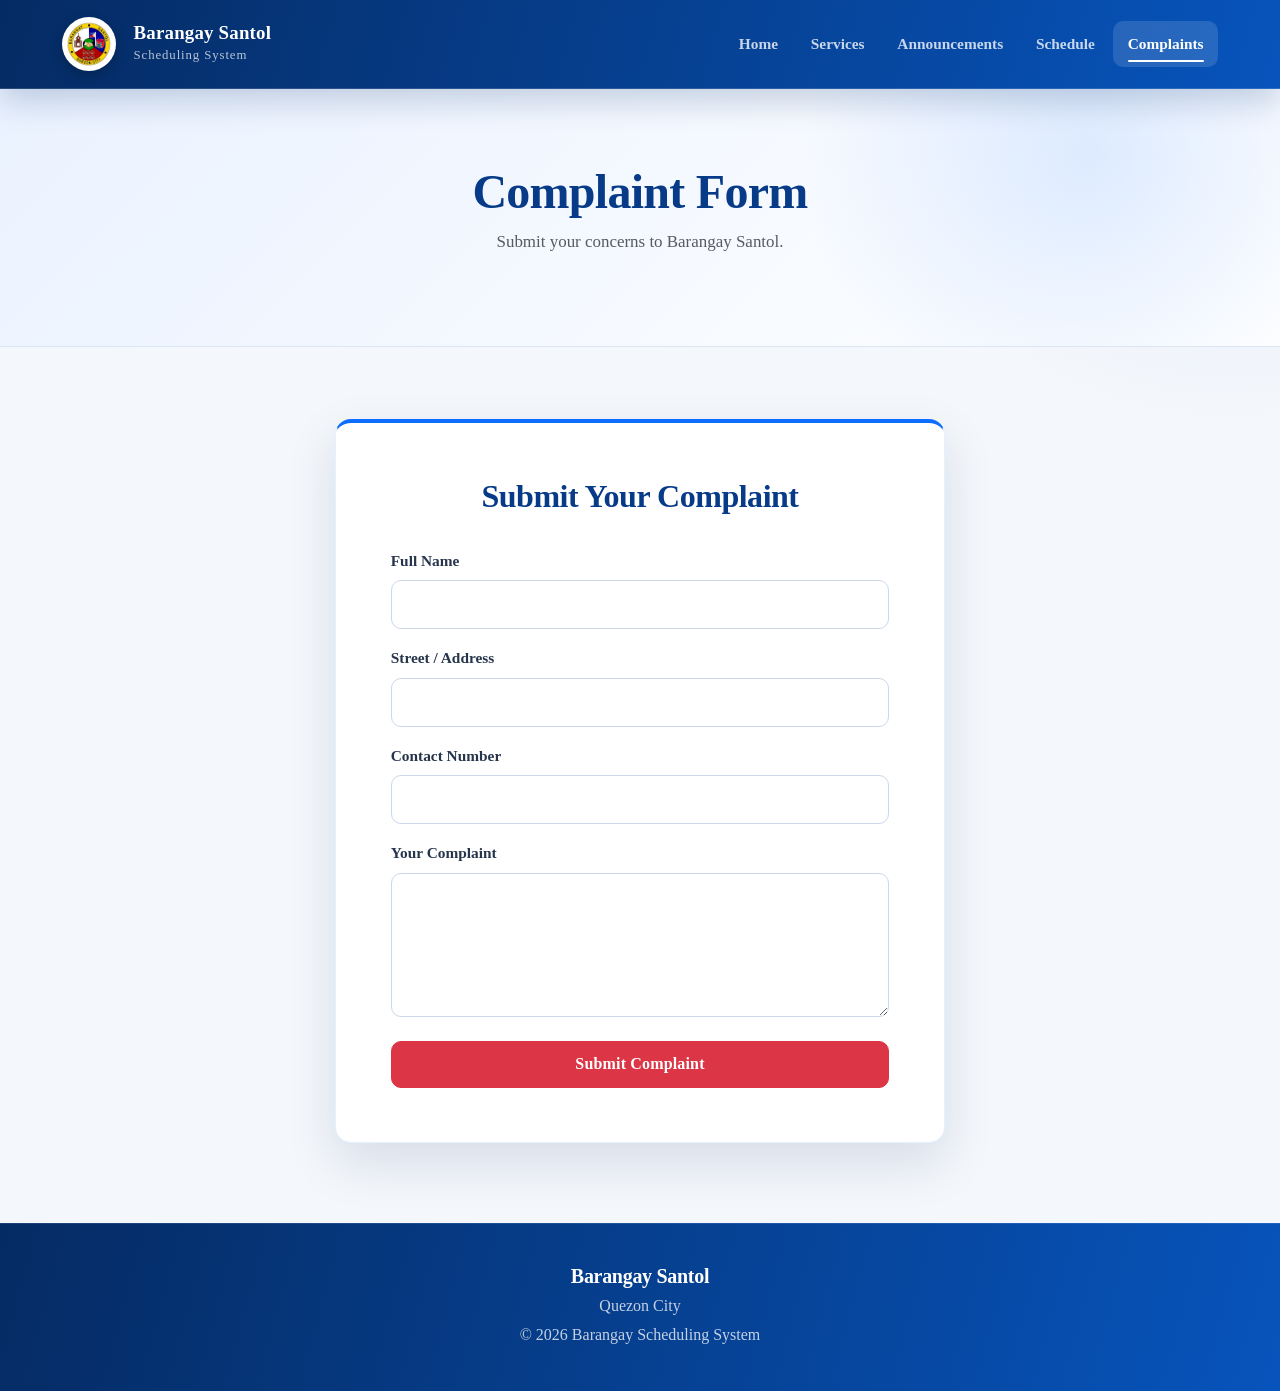
<file: BarangaySchedulingAPI/wwwroot/complaints.html>
<!DOCTYPE html>
<html lang="en">

<head>
    <meta charset="UTF-8">
    <meta name="viewport" content="width=device-width, initial-scale=1.0">
    <title>Barangay Santol - Complaints</title>

    <!-- Bootstrap -->
    <link href="https://cdn.jsdelivr.net/npm/bootstrap@5.3.3/dist/css/bootstrap.min.css" rel="stylesheet">

    <!-- Bootstrap Icons -->
    <link rel="stylesheet"
          href="https://cdn.jsdelivr.net/npm/bootstrap-icons@1.11.3/font/bootstrap-icons.min.css">

    <!-- Your CSS -->
    <link rel="stylesheet" href="css/style.css">
    <link rel="stylesheet" href="css/complaints.css">
    <link rel="stylesheet" href="css/theme.css">
</head>

<body class="public-page public-complaints">

<!-- NAVBAR -->

<nav class="navbar navbar-expand-lg navbar-dark bg-primary shadow">

<div class="container">

<a class="navbar-brand d-flex align-items-center" href="index.html">

<img src="images/logo.jpg"
width="55"
class="me-2 rounded-circle"
alt="Barangay Logo">

<div>
<h5 class="mb-0">Barangay Santol</h5>
<small>Scheduling System</small>
</div>

</a>

<button class="navbar-toggler"
type="button"
data-bs-toggle="collapse"
data-bs-target="#navbarNav">

<span class="navbar-toggler-icon"></span>

</button>

<div class="collapse navbar-collapse" id="navbarNav">

<ul class="navbar-nav ms-auto">

<li class="nav-item">
<a class="nav-link" href="index.html">Home</a>
</li>

<li class="nav-item">
<a class="nav-link" href="index.html#services">Services</a>
</li>

<li class="nav-item">
<a class="nav-link" href="announcements.html">Announcements</a>
</li>

<li class="nav-item">
<a class="nav-link" href="schedule.html">Schedule</a>
</li>

<li class="nav-item">
<a class="nav-link active" href="complaints.html">Complaints</a>
</li>

</ul>

</div>

</div>

</nav>
<section class="py-5 bg-light page-banner">

<div class="container text-center">

<h2 class="fw-bold">
Complaint Form
</h2>

<p class="text-muted">
Submit your concerns to Barangay Santol.
</p>

</div>

</section>
 <div class="container py-5">

    <div class="row justify-content-center">

        <div class="col-lg-8">

            <div class="card shadow border-0 rounded-4">

                <div class="card-body p-5">

                    <h3 class="text-center mb-4">
                        Submit Your Complaint
                    </h3>

                    <form id="complaintForm">

                        <label class="form-label">Full Name</label>
                        <input type="text" id="fullname" class="form-control mb-3" required>

                        <label class="form-label">Street / Address</label>
                        <input type="text" id="street" class="form-control mb-3" required>

                        <label class="form-label">Contact Number</label>
                        <input type="text" id="contact" class="form-control mb-3" required>

                        <label class="form-label">Your Complaint</label>
                        <textarea id="complaint" class="form-control mb-4" rows="5" required></textarea>

                        <button type="submit" class="btn btn-danger w-100">
                            Submit Complaint
                        </button>

                    </form>

                    <div id="successMessage" class="success-message mt-4">

                        <h3>
                            <i>✓</i> Complaint Sent Successfully!
                        </h3>

                        <p>
                            Thank you for submitting your complaint.
                            The Barangay office will review your concern.
                        </p>

                        <a href="index.html" class="btn btn-primary">
                            Back to Home
                        </a>

                    </div>

                </div>

            </div>

        </div>

    </div>

</div>

<footer>
    <div class="container text-center">
        <h5>Barangay Santol</h5>
        <p>Quezon City</p>
        <p>© 2026 Barangay Scheduling System</p>
    </div>
</footer>
<script src="https://cdn.jsdelivr.net/npm/bootstrap@5.3.3/dist/js/bootstrap.bundle.min.js"></script>
<script src="js/complaints.js"></script>

</body>
</html>
</file>
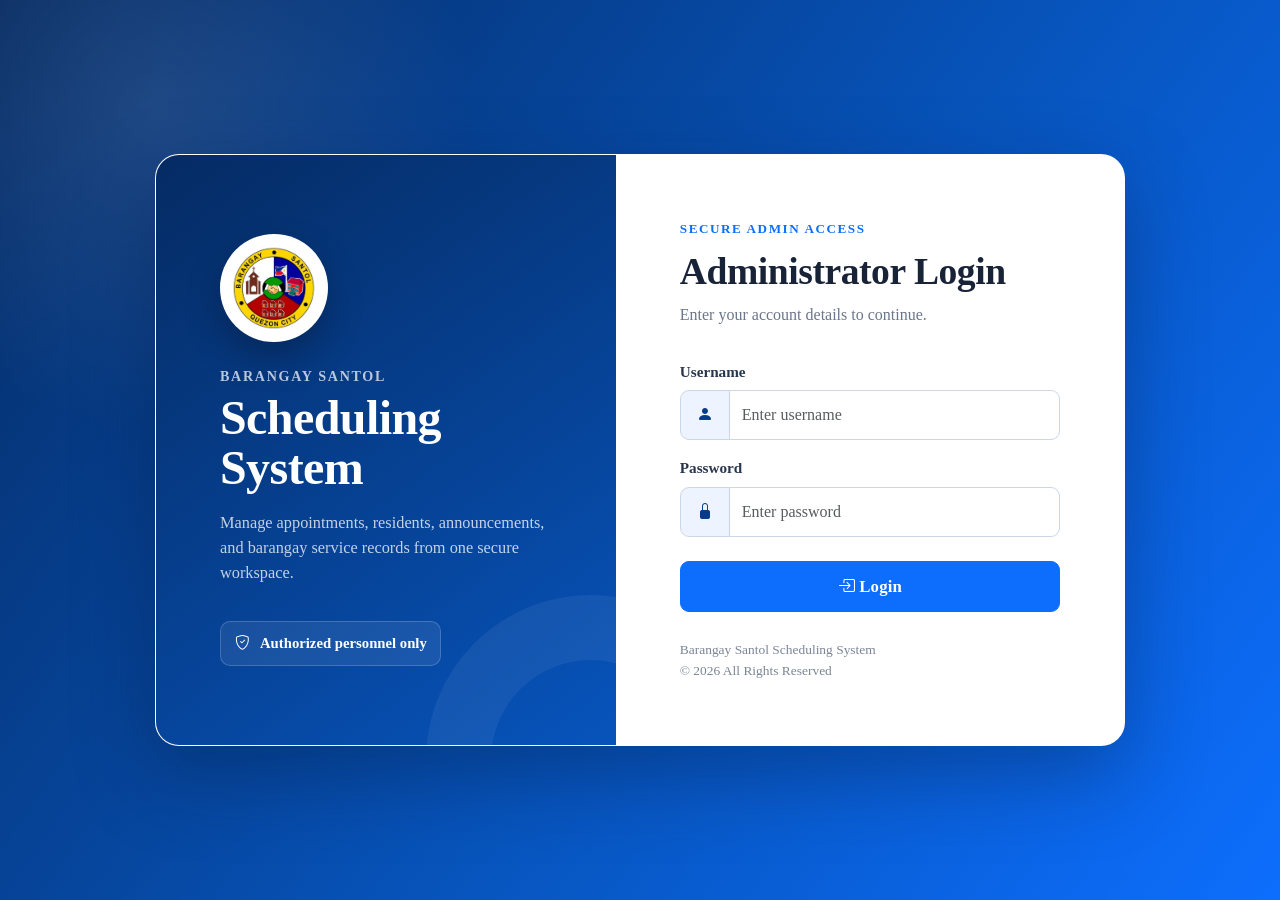
<file: BarangaySchedulingAPI/wwwroot/admin/calendar.html>
<!DOCTYPE html>
<html lang="en">

<head>
    <script src="js/auth.js"></script>
    <meta charset="UTF-8">
    <meta name="viewport" content="width=device-width, initial-scale=1.0">
    <title>Appointment Calendar | Barangay Santol</title>

    <link href="https://cdn.jsdelivr.net/npm/bootstrap@5.3.3/dist/css/bootstrap.min.css" rel="stylesheet">
   <link rel="stylesheet"
href="https://cdn.jsdelivr.net/npm/bootstrap-icons@1.11.3/font/bootstrap-icons.min.css">

<link rel="stylesheet" href="css/admin.css">
<link rel="stylesheet" href="css/calendar.css">
<link rel="stylesheet" href="css/theme.css">

   
</head>

<body class="admin-page admin-calendar">

<div class="sidebar">

    <div class="sidebar-header">

        <img src="images/logo.jpg" alt="Logo">

        <h4>Barangay Santol</h4>

        <small>Admin Panel</small>

    </div>

    <div class="sidebar-menu">

        <a href="dashboard.html">
            <i class="bi bi-speedometer2"></i>
            Dashboard
        </a>

        <a href="schedule-enquiries.html">
            <i class="bi bi-calendar-check"></i>
            Schedule Enquiries
        </a>

        <a class="active" href="calendar.html">
            <i class="bi bi-calendar-event"></i>
            Calendar
        </a>

        <a href="residents.html">
            <i class="bi bi-people"></i>
            Residents
        </a>

    </div>

    <a href="#" class="logout" onclick="logout()">
        <i class="bi bi-box-arrow-right"></i>
        Logout
    </a>

</div>  
<div class="content">

    <div class="topbar">

    <!-- Left Side -->
    <div>

        <h2 class="mb-1">
            <i class="bi bi-calendar3 text-primary"></i>
            Appointment Calendar
        </h2>

        <p class="text-muted mb-0">
            Manage approved appointments and filed complaints.
        </p>

    </div>

    <!-- Right Side -->
    <div class="d-flex align-items-center gap-2">

        <button class="btn btn-outline-primary"
                onclick="previousMonth()">
            <i class="bi bi-chevron-left"></i>
        </button>

        <button class="btn btn-primary px-4"
                id="monthTitle">
            Loading...
        </button>

        <button class="btn btn-outline-primary"
                onclick="nextMonth()">
            <i class="bi bi-chevron-right"></i>
        </button>

        <button class="btn btn-success"
                onclick="goToToday()">
            <i class="bi bi-calendar-day"></i>
            Today
        </button>

    </div>

</div>
<div class="card p-4">

    <table class="table table-bordered text-center align-middle">

        <thead class="table-primary">
            <tr>
                <th>Sun</th>
                <th>Mon</th>
                <th>Tue</th>
                <th>Wed</th>
                <th>Thu</th>
                <th>Fri</th>
                <th>Sat</th>
            </tr>
        </thead>

        <tbody id="calendarBody"></tbody>

    </table>

    <div class="legend mt-3">
        <span class="badge bg-success">Appointments</span>
        <span class="badge bg-danger">Filed Complaints</span>
        <span class="badge bg-primary">Today</span>
    </div>

</div>
<br>

<div class="row">

    <div class="col-lg-8">

        <div class="card mb-4">
            <div class="card-header bg-white">
                <h5><i class="bi bi-person-lines-fill"></i> Resident Requests & Concerns</h5>
            </div>

            <div class="card-body" id="appointmentList">
                <div class="empty-message">
                    Select a date to view appointments.
                </div>
            </div>

        </div>

        <div class="card">

            <div class="card-header bg-danger text-white">
                <h5><i class="bi bi-exclamation-octagon-fill"></i> Logged Complaints for this Date</h5>
            </div>

            <div class="card-body" id="complaintsContainer">
                <div class="empty-message">
                    Select a date to view logged complaints.
                </div>
            </div>

        </div>

    </div>

    <div class="col-lg-4">

        <div class="card">

            <div class="card-header bg-white">
                <h5><i class="bi bi-info-circle"></i> Calendar Information</h5>
            </div>

            <div class="card-body">

                <p><strong>Working Days</strong></p>
                <p>Monday - Friday</p>

                <hr>

                <p><strong>Office Hours</strong></p>
                <p>8:00 AM - 5:00 PM</p>

                <hr>

                <p><strong>Maximum Slots</strong></p>
                <p>30 Appointments / Day</p>

                <hr>

                <div class="alert alert-info">
                    Only approved appointments and submitted complaints are displayed on the calendar.
                </div>

            </div>

        </div>

    </div>

</div>

</div>

<script src="https://cdn.jsdelivr.net/npm/bootstrap@5.3.3/dist/js/bootstrap.bundle.min.js"></script>
<script src="js/calendar.js"></script>

</body>
</html>
</file>
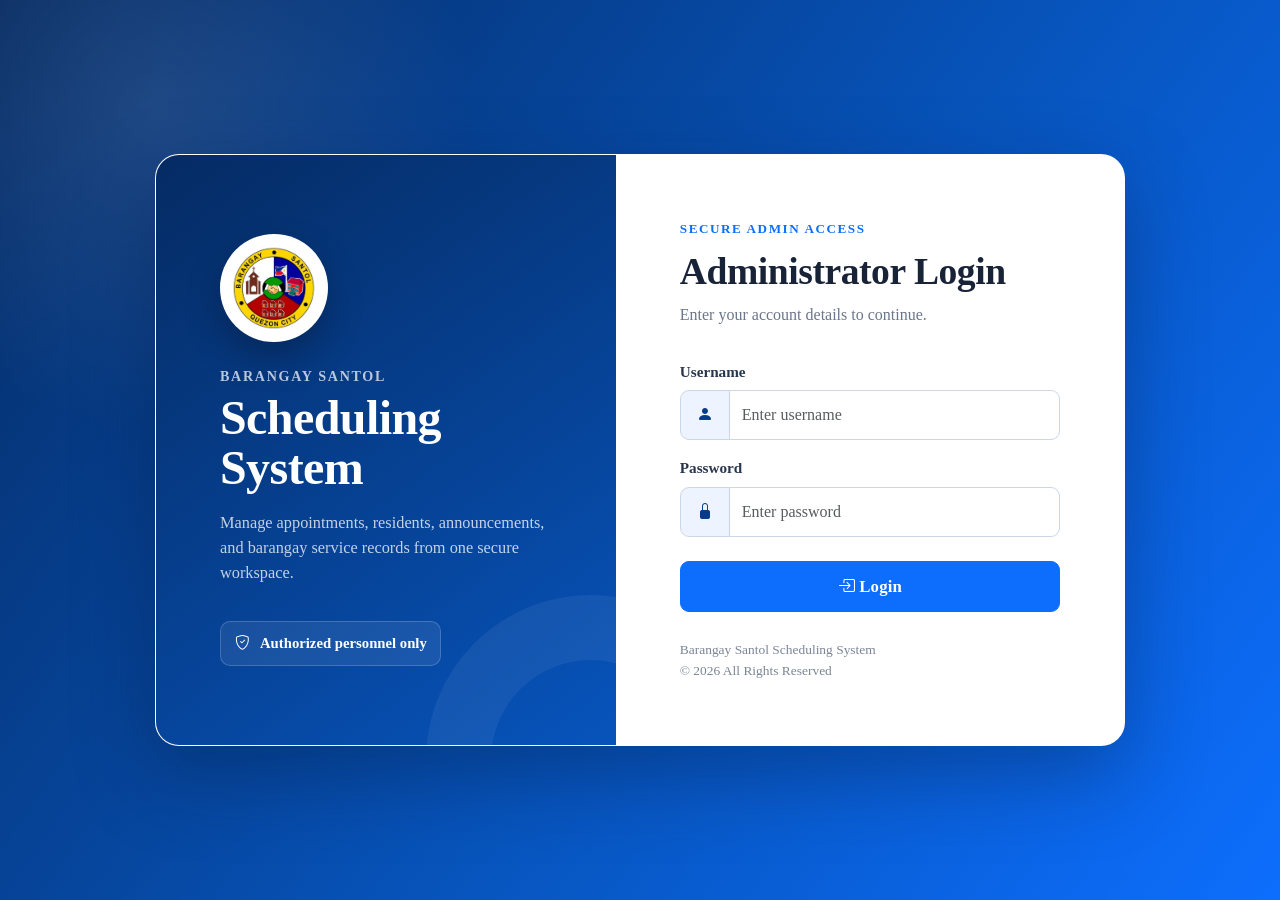
<file: BarangaySchedulingAPI/wwwroot/admin/dashboard.html>
<!DOCTYPE html>
<html lang="en">

<head>
<script src="js/auth.js"></script>
<meta charset="UTF-8">
<meta name="viewport" content="width=device-width, initial-scale=1.0">

<title>Barangay Santol Admin Dashboard</title>
<!-- Appointment Details Modal -->


<link href="https://cdn.jsdelivr.net/npm/bootstrap@5.3.3/dist/css/bootstrap.min.css" rel="stylesheet">

<link rel="stylesheet"
href="https://cdn.jsdelivr.net/npm/bootstrap-icons@1.11.3/font/bootstrap-icons.min.css">
<link rel="stylesheet" href="css/admin.css">
<link rel="stylesheet" href="css/dashboard.css">
<link rel="stylesheet" href="css/theme.css">
</head>

<body class="admin-page admin-dashboard">
<div class="modal fade" id="viewModal" tabindex="-1">

    <div class="modal-dialog modal-lg">

        <div class="modal-content">

            <div class="modal-header bg-primary text-white">

                <h5 class="modal-title">
                    Appointment Details
                </h5>

                <button
                    class="btn-close btn-close-white"
                    data-bs-dismiss="modal">
                </button>

            </div>

            <div class="modal-body">

                <table class="table table-borderless">

                    <tr>
                        <th width="35%">Resident</th>
                        <td id="viewName"></td>
                    </tr>

                    <tr>
                        <th>Contact</th>
                        <td id="viewContact"></td>
                    </tr>

                    <tr>
                        <th>Date</th>
                        <td id="viewDate"></td>
                    </tr>

                    <tr>
                        <th>Time</th>
                        <td id="viewTime"></td>
                    </tr>

                    <tr>
                        <th>Purpose</th>
                        <td id="viewPurpose"></td>
                    </tr>

                </table>

            </div>

            <div class="modal-footer">

                <button
                    class="btn btn-success"
                    id="btnCompleted">

                    <i class="bi bi-check-circle"></i>

                    Mark as Completed

                </button>

                <button
                    class="btn btn-warning"
                    id="btnNotShown">

                    <i class="bi bi-person-x"></i>

                    Client Not Shown

                </button>

                <button
                    class="btn btn-secondary"
                    data-bs-dismiss="modal">

                    Close

                </button>

            </div>

        </div>

    </div>

</div>
<div class="sidebar">

    <div class="sidebar-header">

        <img src="images/logo.jpg" alt="Logo">

        <h4>Barangay Santol</h4>

        <small>Admin Panel</small>

    </div>

    <div class="sidebar-menu">

        <a href="dashboard.html" class="active">
            <i class="bi bi-speedometer2"></i>
            Dashboard
        </a>

        <a href="schedule-enquiries.html">
            <i class="bi bi-calendar-check"></i>
            Schedule Enquiries
        </a>

        <a href="calendar.html">
            <i class="bi bi-calendar-event"></i>
            Calendar
        </a>

        <a href="residents.html">
            <i class="bi bi-people"></i>
            Residents
        </a>

    </div>

    <a href="#" class="logout" onclick="logout()">
        <i class="bi bi-box-arrow-right"></i>
        Logout
    </a>

</div>
<!-- CONTENT -->

<div class="content">
<div class="topbar">

    <div class="topbar-left">

        <h2>
            <i class="bi bi-speedometer2 text-primary"></i>
            Dashboard
        </h2>

        <p>
            Welcome back, Barangay Administrator.
        </p>

    </div>

<button class="btn btn-success shadow-sm"
        data-bs-toggle="modal"
        data-bs-target="#createAnnouncementModal">
    <i class="bi bi-megaphone-fill"></i>
    Create Announcement
</button>

</div>

<!-- DASHBOARD CARDS -->

<div class="row">

    <div class="col-lg-3 mb-4">
        <div class="card card-stat">
            <div class="card-body">

                <div class="info">
                    <h6>Total Appointments</h6>
                    <h2 id="totalAppointments">0</h2>
                </div>

                <div class="icon bg-blue">
                    <i class="bi bi-calendar-check"></i>
                </div>

            </div>
        </div>
    </div>

    <div class="col-lg-3 mb-4">
        <div class="card card-stat">
            <div class="card-body">

                <div class="info">
                    <h6>Client Not Shown</h6>
                    <h2 id="pendingAppointments">0</h2>
                </div>

                <div class="icon bg-orange">
                    <i class="bi bi-person-x"></i>
                </div>

            </div>
        </div>
    </div>

    <div class="col-lg-3 mb-4">
        <div class="card card-stat">
            <div class="card-body">

                <div class="info">
                    <h6>Approved</h6>
                    <h2 id="approvedAppointments">0</h2>
                </div>

                <div class="icon bg-green">
                    <i class="bi bi-check-circle"></i>
                </div>

            </div>
        </div>
    </div>

    <div class="col-lg-3 mb-4">
        <div class="card card-stat">
            <div class="card-body">

                <div class="info">
                    <h6>Completed</h6>
                    <h2 id="completedAppointments">0</h2>
                </div>

                <div class="icon bg-cyan">
                    <i class="bi bi-check2-all"></i>
                </div>

            </div>
        </div>
    </div>

</div>

<!-- SEARCH -->

<div class="card border-0 shadow-sm mb-4">

<div class="card-body">

<div class="row g-3">

<div class="col-md-6">

<div class="input-group">

<span class="input-group-text">

<i class="bi bi-search"></i>

</span>

<input
type="text"
class="form-control"
placeholder="Search resident...">

</div>

</div>

<div class="col-md-3">

<select class="form-select" id="statusFilter">

    <option>All Status</option>
    <option>Approved</option>
    <option>Completed</option>
    <option>Client Not Shown</option>

</select>

</div>

<div class="col-md-3">

<button class="btn btn-primary w-100">

Apply Filter

</button>

</div>

</div>

</div>

</div>

<!-- SCHEDULE ENQUIRIES -->

<div class="card border-0 shadow-sm" id="approvedCard">

    <div class="card-header bg-white">

        <h4>
            <i class="bi bi-calendar-check text-primary"></i>
            Approved Schedule Enquiries
        </h4>

    </div>

    <div class="card-body">

        <div class="table-responsive">

            <table class="table table-hover align-middle">

                <thead class="table-primary">

                    <tr>

                        <th>ID</th>
                        <th>Resident</th>
                        <th>Date</th>
                        <th>Time</th>
                        <th>Purpose</th>
                        <th>Status</th>
                        <th>Action</th>

                    </tr>

                </thead>

                <tbody id="scheduleTableBody">

                    <tr>

                        <td colspan="7" class="text-center py-5">

                            No approved appointments.

                        </td>

                    </tr>

                </tbody>

            </table>

        </div>

    </div>

</div>

<!-- COMPLETED ENQUIRIES -->

<div class="card border-0 shadow-sm mt-4" id="completedCard">

    <div class="card-header bg-success text-white">

        <h4>
            <i class="bi bi-check-circle"></i>
            Completed Enquiries
        </h4>

    </div>

    <div class="card-body">

        <div class="table-responsive">

            <table class="table table-hover align-middle">

                <thead class="table-success">

                    <tr>
                        <th>ID</th>
                        <th>Resident</th>
                        <th>Date</th>
                        <th>Time</th>
                        <th>Purpose</th>
                    </tr>

                </thead>

                <tbody id="completedTableBody">

                    <tr>
                        <td colspan="5" class="text-center">
                            No completed enquiries.
                        </td>
                    </tr>

                </tbody>

            </table>

        </div>

    </div>

</div>

<!-- CLIENT NOT SHOWN -->

<div class="card border-0 shadow-sm mt-4" id="notShownCard">

    <div class="card-header bg-warning">

        <h4>

            <i class="bi bi-person-x"></i>

            Client Not Shown

        </h4>

    </div>

    <div class="card-body">

        <div class="table-responsive">

            <table class="table table-hover">

                <thead class="table-warning">

                    <tr>
                        <th>ID</th>
                        <th>Resident</th>
                        <th>Date</th>
                        <th>Time</th>
                        <th>Purpose</th>
                    </tr>

                </thead>

                <tbody id="notShownTableBody">

                    <tr>

                        <td colspan="5" class="text-center">

                            No client not shown records.

                        </td>

                    </tr>

                </tbody>

            </table>

        </div>

    </div>

</div>

<br>
<!-- Create Announcement Modal -->
<div class="modal fade" id="createAnnouncementModal" tabindex="-1">
    <div class="modal-dialog modal-lg">
        <div class="modal-content">

            <div class="modal-header bg-primary text-white">
                <h5 class="modal-title">
                    <i class="bi bi-megaphone-fill me-2"></i>
                    Create New Announcement
                </h5>

                <button type="button"
                        class="btn-close btn-close-white"
                        data-bs-dismiss="modal"></button>
            </div>

            <div class="modal-body">

                <div class="mb-3">
                    <label class="form-label">Announcement Title</label>
                    <input type="text"
                           id="announcementTitle"
                           class="form-control"
                           placeholder="Enter announcement title">
                </div>

                <div class="row">

                    <div class="col-md-6 mb-3">
                        <label class="form-label">Category</label>

                        <select id="announcementCategory" class="form-select">
                            <option>Event</option>
                            <option>Health</option>
                            <option>Emergency</option>
                            <option>Notice</option>
                            <option>Ordinance</option>
                        </select>
                    </div>

                    <div class="col-md-6 mb-3">
                        <label class="form-label">Date</label>

                        <input type="date"
                               id="announcementDate"
                               class="form-control">
                    </div>
<div class="col-md-6 mb-3">
    <label class="form-label">Time</label>

    <input
        type="time"
        id="announcementTime"
        class="form-control">
</div>
                </div>

                <div class="mb-3">
                    <label class="form-label">Location</label>

                    <input type="text"
                           id="announcementLocation"
                           class="form-control"
                           placeholder="Barangay Hall">
                </div>
  Announcement Photo
<center><div class="mb-3">

    <label class="form-label">
    </label>

<label for="announcementImage" class="upload-box">

    <i class="bi bi-cloud-arrow-up display-5 text-primary"></i>

    <h5 class="mt-3">Click to Upload Announcement Photo</h5>

    <p class="text-muted mb-0">
        JPG, PNG or JPEG
    </p>

</label>

<input
    type="file"
    id="announcementImage"
    accept="image/*"
    hidden>

</div></center>

<div class="text-center mb-3">

    <img
        id="imagePreview"
        src=""
        class="img-fluid rounded shadow"
        style="display:none; max-height:250px;">

</div>
<div class="mb-3">

    <label class="form-label">
        Announcement Details
    </label>

    <textarea
        id="announcementDescription"
        rows="6"
        maxlength="100"
        class="form-control"
        placeholder="Write your announcement here..."></textarea>

</div>

            </div>

            <div class="modal-footer">

                <button class="btn btn-secondary"
                        data-bs-dismiss="modal">
                    Cancel
                </button>

                <button class="btn btn-success"
                        id="publishAnnouncement">
                    <i class="bi bi-send-fill"></i>
                    Publish Announcement
                </button>

            </div>

        </div>
    </div>
</div>
<script src="https://cdn.jsdelivr.net/npm/bootstrap@5.3.3/dist/js/bootstrap.bundle.min.js"></script>
<script src="js/dashboard.js"></script>
</body>
</html>
</file>
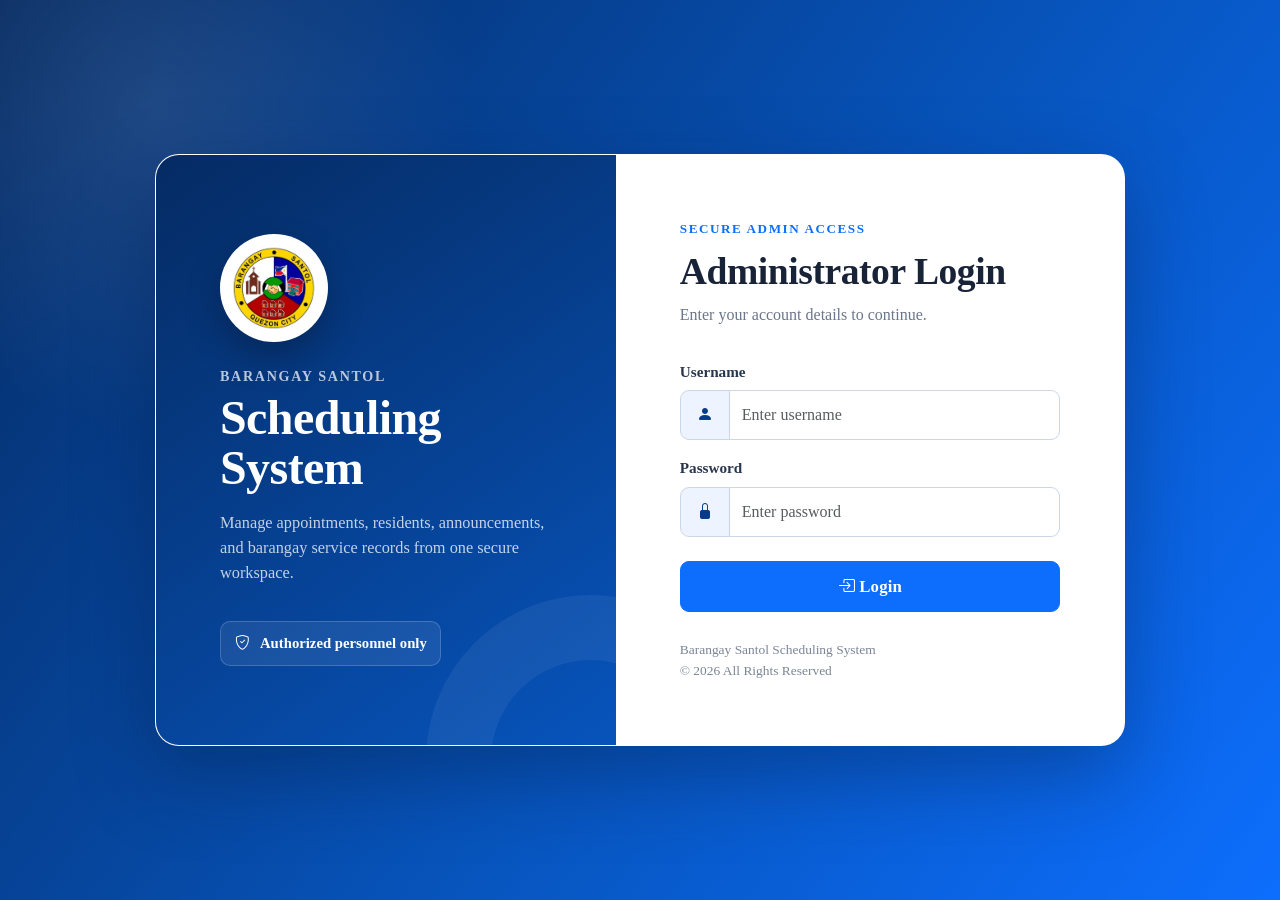
<file: BarangaySchedulingAPI/wwwroot/admin/login.html>
<!DOCTYPE html>
<html lang="en">
<head>

<meta charset="UTF-8">
<meta name="viewport" content="width=device-width, initial-scale=1.0">

<title>Admin Login | Barangay Santol</title>

<link href="https://cdn.jsdelivr.net/npm/bootstrap@5.3.3/dist/css/bootstrap.min.css" rel="stylesheet">

<link rel="stylesheet"
href="https://cdn.jsdelivr.net/npm/bootstrap-icons@1.11.3/font/bootstrap-icons.min.css">
<link rel="stylesheet" href="css/login.css">
<link rel="stylesheet" href="css/theme.css">



</head>

<body class="admin-login">

<main class="login-card">

<section class="login-brand-panel">

<img src="images/logo.jpg" class="logo" alt="Barangay Santol logo">

<p class="login-system-label">Barangay Santol</p>

<h1>Scheduling System</h1>

<p>
Manage appointments, residents, announcements, and barangay service records
from one secure workspace.
</p>

<div class="login-brand-note">
<i class="bi bi-shield-check"></i>
<span>Authorized personnel only</span>
</div>

</section>

<section class="login-form-panel">

<div class="login-eyebrow">Secure admin access</div>

<h2>Administrator Login</h2>

<p class="subtitle">
Enter your account details to continue.
</p>

<form id="loginForm">

<div class="mb-3">

<label class="form-label">
Username
</label>

<div class="input-group">

<span class="input-group-text">
<i class="bi bi-person-fill"></i>
</span>

<input
type="text"
id="username"
class="form-control"
placeholder="Enter username"
required>

</div>

</div>


<div class="mb-4">

<label class="form-label">
Password
</label>

<div class="input-group">

<span class="input-group-text">
<i class="bi bi-lock-fill"></i>
</span>

<input
type="password"
id="password"
class="form-control"
placeholder="Enter password"
required>

</div>

</div>


<button type="submit" class="btn btn-primary btn-login w-100">

<i class="bi bi-box-arrow-in-right"></i>

Login

</button>

</form>


<div class="footer">

Barangay Santol Scheduling System

<br>

© 2026 All Rights Reserved

</div>

</section>

</main>


<script>

document
.getElementById("loginForm")
.addEventListener("submit", async function(e){

    e.preventDefault();


    const username =
    document.getElementById("username").value;


    const password =
    document.getElementById("password").value;

    try{


        const response = await fetch(
            "/api/Login",
            {
                method:"POST",

                headers:{
                    "Content-Type":"application/json"
                },

                body:JSON.stringify({

                    username:username,

                    password:password

                })

            }
        );


        const result = await response.json();



       if(response.ok){

    // Save login session
    sessionStorage.setItem("isLoggedIn", "true");

    alert("Login successful!");

    window.location.href="dashboard.html";

}
        else{

            alert(result.message || "Invalid username or password.");

        }


    }
    catch(error){

        alert(
        "Unable to connect to Barangay Scheduling API."
        );

        console.error(error);

    }


});
</script>
<script src="https://cdn.jsdelivr.net/npm/bootstrap@5.3.3/dist/js/bootstrap.bundle.min.js"></script>
<script src="js/login.js"></script>

</body>
</html>
</file>
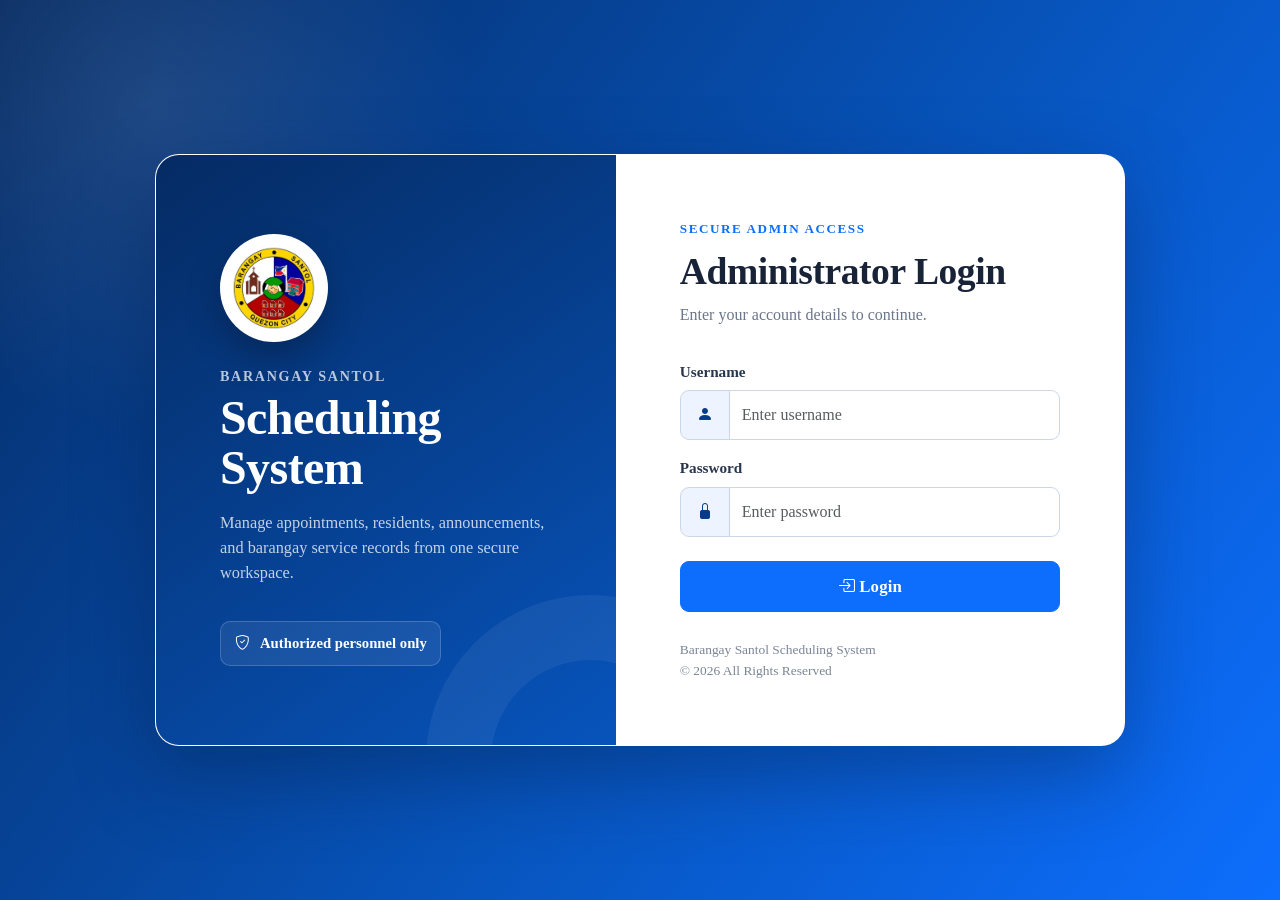
<file: BarangaySchedulingAPI/wwwroot/admin/residents.html>
<!DOCTYPE html>
<html lang="en">

<head>
    <script src="js/auth.js"></script>
<script>

if(sessionStorage.getItem("isLoggedIn") !== "true"){

    window.location.replace("login.html");

}

</script>
<meta charset="UTF-8">
<meta name="viewport" content="width=device-width, initial-scale=1.0">

<title>Residents Management | Barangay Santol</title>

<link href="https://cdn.jsdelivr.net/npm/bootstrap@5.3.3/dist/css/bootstrap.min.css" rel="stylesheet">

<link rel="stylesheet"
href="https://cdn.jsdelivr.net/npm/bootstrap-icons@1.11.3/font/bootstrap-icons.min.css">
<link rel="stylesheet" href="css/admin.css">
<link rel="stylesheet" href="css/residents.css">
<link rel="stylesheet" href="css/theme.css">
</head>

<body class="admin-page admin-residents">

<!-- SIDEBAR -->

<div class="sidebar">

    <div class="sidebar-header">

        <img src="images/logo.jpg" alt="Logo">

        <h4>Barangay Santol</h4>

        <small>Admin Panel</small>

    </div>

    <div class="sidebar-menu">

        <a href="dashboard.html">
            <i class="bi bi-speedometer2"></i>
            Dashboard
        </a>

        <a href="schedule-enquiries.html">
            <i class="bi bi-calendar-check"></i>
            Schedule Enquiries
        </a>

        <a href="calendar.html">
            <i class="bi bi-calendar-event"></i>
            Calendar
        </a>

        <a href="residents.html" class="active">
            <i class="bi bi-people"></i>
            Residents
        </a>

    </div>

    <a href="#" class="logout" onclick="logout()">
        <i class="bi bi-box-arrow-right"></i>
        Logout
    </a>

</div>

<!-- CONTENT -->

<div class="content">

<!-- TOPBAR -->

<div class="topbar">

    <div class="topbar-left">

        <h2>
            <i class="bi bi-people-fill text-primary"></i>
            Residents Management
        </h2>

        <p class="text-muted mb-0">
            Manage Barangay Resident Records
        </p>

    </div>

    <div class="topbar-right">

        <button
            class="btn btn-primary"
            data-bs-toggle="modal"
            data-bs-target="#addResidentModal">

            <i class="bi bi-person-plus-fill"></i>
            Add Resident

        </button>

    </div>

</div>

<!-- DASHBOARD CARDS -->

<div class="row">

<div class="col-lg-3 mb-4">

<div class="card card-stat p-4">

<i class="bi bi-people-fill text-primary"></i>

<h5 class="mt-3">

Total Residents

</h5>

<h2 id="totalResidents">

0

</h2>

</div>

</div>

<div class="col-lg-3 mb-4">

<div class="card card-stat p-4">

<i class="bi bi-gender-male text-info"></i>

<h5 class="mt-3">

Male

</h5>

<h2 id="maleResidents">

0

</h2>

</div>

</div>

<div class="col-lg-3 mb-4">

<div class="card card-stat p-4">

<i class="bi bi-gender-female text-danger"></i>

<h5 class="mt-3">

Female

</h5>

<h2 id="femaleResidents">

0

</h2>

</div>

</div>

<div class="col-lg-3 mb-4">

<div class="card card-stat p-4">

<i class="bi bi-check-circle-fill text-success"></i>

<h5 class="mt-3">

Active Residents

</h5>

<h2 id="activeResidents">

0

</h2>

</div>

</div>

</div>

<!-- SEARCH & FILTER -->

<div class="card border-0 shadow-sm mb-4">

    <div class="card-body">

        <div class="row g-3">

            <div class="col-lg-4">

                <div class="input-group">

                    <span class="input-group-text">
                        <i class="bi bi-search"></i>
                    </span>

                    <input
                        type="text"
                        class="form-control"
                        placeholder="Search resident name...">

                </div>

            </div>

            <div class="col-lg-2">

                <select class="form-select">

                    <option selected>Gender</option>

                    <option>Male</option>

                    <option>Female</option>

                </select>

            </div>

            <div class="col-lg-2">

                <select class="form-select">

                    <option selected>Status</option>

                    <option>Active</option>

                    <option>Inactive</option>

                </select>

            </div>

            <div class="col-lg-2">

                <select class="form-select">

                    <option selected>Purok</option>

                    <option>Purok 1</option>

                    <option>Purok 2</option>

                    <option>Purok 3</option>

                    <option>Purok 4</option>

                    <option>Purok 5</option>

                </select>

            </div>

            <div class="col-lg-2">

                <button class="btn btn-primary w-100">

                    <i class="bi bi-funnel-fill"></i>

                    Filter

                </button>

            </div>

        </div>

    </div>

</div>



<!-- RESIDENTS TABLE -->

<div class="card border-0 shadow-sm">

    <div class="card-header bg-white">

        <div class="d-flex justify-content-between align-items-center">

            <h4 class="mb-0">

                <i class="bi bi-people-fill text-primary"></i>

                Residents List

            </h4>

            <span class="badge bg-primary fs-6">

                Database Records

            </span>

        </div>

    </div>

    <div class="card-body">

        <div class="table-responsive">

            <table class="table table-hover align-middle">

                <thead class="table-primary">

                    <tr>

                        <th>Resident ID</th>

                        <th>Full Name</th>

                        <th>Age</th>

                        <th>Gender</th>

                        <th>Address</th>

                        <th>Contact No.</th>

                        <th>Status</th>

                        <th width="80">Action</th>

                    </tr>

                </thead>

                <!-- READY FOR SQL SERVER -->

                <tbody id="residentTable">

                    <!--

                    Example when backend is connected:

                    foreach(var resident in residents)

                    {

                        output table row

                    }

                    -->

                </tbody>

            </table>

        </div>



        <!-- EMPTY STATE -->

        <div class="text-center py-5">

            <i class="bi bi-people display-1 text-secondary"></i>

            <h4 class="mt-3 text-secondary">

                No Resident Records Found

            </h4>

            <p class="text-muted">

                Resident records from SQL Server will appear here once your backend is connected.

            </p>

        </div>

    </div>

</div>



<!-- PAGINATION -->

<div class="d-flex justify-content-between align-items-center mt-4">

    <small class="text-muted">

        Showing 0 of 0 Residents

    </small>

    <nav>

        <ul class="pagination mb-0">

            <li class="page-item disabled">

                <a class="page-link">

                    Previous

                </a>

            </li>

            <li class="page-item active">

                <a class="page-link">

                    1

                </a>

            </li>

            <li class="page-item disabled">

                <a class="page-link">

                    Next

                </a>

            </li>

        </ul>

    </nav>

</div>
<!-- ========================================= -->
<!-- ADD RESIDENT MODAL -->
<!-- ========================================= -->

<div class="modal fade" id="addResidentModal" tabindex="-1">

    <div class="modal-dialog modal-xl modal-dialog-scrollable">

        <div class="modal-content">

            <div class="modal-header bg-primary text-white">

                <h4 class="modal-title">

                    <i class="bi bi-person-plus-fill"></i>

                    Add New Resident

                </h4>

                <button class="btn-close btn-close-white"
                        data-bs-dismiss="modal"></button>

            </div>

            <div class="modal-body">

                <form id="residentForm">

                    <div class="row">

                        <!-- Resident ID -->

                        <div class="col-md-4 mb-3">

                            <label class="form-label">
                                Resident ID
                            </label>

                            <input
                                type="text"
                                class="form-control"
                                placeholder="Auto Generate">

                        </div>

                        <!-- First Name -->

                        <div class="col-md-4 mb-3">

                            <label class="form-label">
                                First Name
                            </label>

                            <input
                                type="text"
                                class="form-control"
                                placeholder="Enter first name">

                        </div>

                        <!-- Middle Name -->

                        <div class="col-md-4 mb-3">

                            <label class="form-label">
                                Middle Name
                            </label>

                            <input
                                type="text"
                                class="form-control"
                                placeholder="Enter middle name">

                        </div>

                        <!-- Last Name -->

                        <div class="col-md-4 mb-3">

                            <label class="form-label">
                                Last Name
                            </label>

                            <input
                                type="text"
                                class="form-control"
                                placeholder="Enter last name">

                        </div>

                        <!-- Extension -->

                        <div class="col-md-2 mb-3">

                            <label class="form-label">
                                Suffix
                            </label>

                            <input
                                type="text"
                                class="form-control"
                                placeholder="Jr., III">

                        </div>

                        <!-- Gender -->

                        <div class="col-md-3 mb-3">

                            <label class="form-label">
                                Gender
                            </label>

                            <select class="form-select">

                                <option selected disabled>Select</option>

                                <option>Male</option>

                                <option>Female</option>

                            </select>

                        </div>

                        <!-- Civil Status -->

                        <div class="col-md-3 mb-3">

                            <label class="form-label">
                                Civil Status
                            </label>

                            <select class="form-select">

                                <option selected disabled>Select</option>

                                <option>Single</option>

                                <option>Married</option>

                                <option>Widowed</option>

                                <option>Separated</option>

                            </select>

                        </div>

                        <!-- Birthday -->

                        <div class="col-md-3 mb-3">

                            <label class="form-label">
                                Birth Date
                            </label>

                            <input
                                type="date"
                                class="form-control">

                        </div>

                        <!-- Age -->

                        <div class="col-md-2 mb-3">

                            <label class="form-label">
                                Age
                            </label>

                            <input
                                type="number"
                                class="form-control"
                                placeholder="Age">

                        </div>

                        <!-- Contact -->

                        <div class="col-md-4 mb-3">

                            <label class="form-label">
                                Contact Number
                            </label>

                            <input
                                type="text"
                                class="form-control"
                                placeholder="09XXXXXXXXX">

                        </div>

                        <!-- Email -->

                        <div class="col-md-6 mb-3">

                            <label class="form-label">
                                Email Address
                            </label>

                            <input
                                type="email"
                                class="form-control"
                                placeholder="example@email.com">

                        </div>

                        <!-- Occupation -->

                        <div class="col-md-6 mb-3">

                            <label class="form-label">
                                Occupation
                            </label>

                            <input
                                type="text"
                                class="form-control"
                                placeholder="Occupation">

                        </div>

                        <!-- House No -->

                        <div class="col-md-2 mb-3">

                            <label class="form-label">
                                House No.
                            </label>

                            <input
                                type="text"
                                class="form-control">

                        </div>

                        <!-- Street -->

                        <div class="col-md-4 mb-3">

                            <label class="form-label">
                                Street
                            </label>

                            <input
                                type="text"
                                class="form-control">

                        </div>

                        <!-- Purok -->

                        <div class="col-md-3 mb-3">

                            <label class="form-label">
                                Purok
                            </label>

                            <select class="form-select">

                                <option selected disabled>Select</option>

                                <option>Purok 1</option>

                                <option>Purok 2</option>

                                <option>Purok 3</option>

                                <option>Purok 4</option>

                                <option>Purok 5</option>

                            </select>

                        </div>

                        <!-- Status -->

                        <div class="col-md-3 mb-3">

                            <label class="form-label">
                                Status
                            </label>

                            <select class="form-select">

                                <option selected>Active</option>

                                <option>Inactive</option>

                            </select>

                        </div>

                        <!-- Complete Address -->

                        <div class="col-12 mb-3">

                            <label class="form-label">
                                Complete Address
                            </label>

                            <textarea
                                rows="3"
                                class="form-control"
                                placeholder="Enter complete address"></textarea>

                        </div>

                    </div>

                </form>

            </div>

            <div class="modal-footer">

                <button class="btn btn-secondary"
                        data-bs-dismiss="modal">

                    Cancel

                </button>

                <button class="btn btn-primary">

                    <i class="bi bi-save-fill"></i>

                    Save Resident

                </button>

            </div>

        </div>

    </div>

</div>
<!-- ========================================= -->
<!-- VIEW RESIDENT MODAL -->
<!-- ========================================= -->

<div class="modal fade" id="viewResidentModal" tabindex="-1">

    <div class="modal-dialog modal-lg">

        <div class="modal-content">

            <div class="modal-header bg-primary text-white">

                <h4>

                    <i class="bi bi-person-vcard-fill"></i>

                    Resident Information

                </h4>

                <button class="btn-close btn-close-white"
                        data-bs-dismiss="modal"></button>

            </div>

            <div class="modal-body">

                <div class="row">

                    <div class="col-md-6">

                        <table class="table table-borderless">

                            <tr>
                                <th width="40%">Resident ID</th>
                                <td id="viewResidentID">-</td>
                            </tr>

                            <tr>
                                <th>Full Name</th>
                                <td id="viewName">-</td>
                            </tr>

                            <tr>
                                <th>Gender</th>
                                <td id="viewGender">-</td>
                            </tr>

                            <tr>
                                <th>Age</th>
                                <td id="viewAge">-</td>
                            </tr>

                            <tr>
                                <th>Birthday</th>
                                <td id="viewBirthday">-</td>
                            </tr>

                            <tr>
                                <th>Civil Status</th>
                                <td id="viewCivilStatus">-</td>
                            </tr>

                        </table>

                    </div>

                    <div class="col-md-6">

                        <table class="table table-borderless">

                            <tr>
                                <th width="40%">Contact</th>
                                <td id="viewContact">-</td>
                            </tr>

                            <tr>
                                <th>Email</th>
                                <td id="viewEmail">-</td>
                            </tr>

                            <tr>
                                <th>Occupation</th>
                                <td id="viewOccupation">-</td>
                            </tr>

                            <tr>
                                <th>Address</th>
                                <td id="viewAddress">-</td>
                            </tr>

                            <tr>
                                <th>Status</th>
                                <td>

                                    <span class="badge bg-success">

                                        Active

                                    </span>

                                </td>

                            </tr>

                        </table>

                    </div>

                </div>

            </div>

            <div class="modal-footer">

                <button class="btn btn-secondary"
                        data-bs-dismiss="modal">

                    Close

                </button>

            </div>

        </div>

    </div>

</div>





<!-- ========================================= -->
<!-- EDIT RESIDENT MODAL -->
<!-- ========================================= -->

<div class="modal fade" id="editResidentModal" tabindex="-1">

<div class="modal-dialog modal-xl modal-dialog-scrollable">

<div class="modal-content">

<div class="modal-header bg-warning">

<h4>

<i class="bi bi-pencil-square"></i>

Edit Resident

</h4>

<button class="btn-close"
data-bs-dismiss="modal"></button>

</div>

<div class="modal-body">

<p class="text-muted">

This form is identical to the Add Resident form.

Once connected to SQL Server, the selected resident's information will automatically load here for editing.

</p>

<div class="alert alert-info">

<i class="bi bi-info-circle"></i>

Backend Integration Ready

</div>

</div>

<div class="modal-footer">

<button class="btn btn-secondary"
data-bs-dismiss="modal">

Cancel

</button>

<button class="btn btn-warning">

<i class="bi bi-save-fill"></i>

Update Resident

</button>

</div>

</div>

</div>

</div>





<!-- ========================================= -->
<!-- DELETE RESIDENT -->
<!-- ========================================= -->

<div class="modal fade"
id="deleteResidentModal"
tabindex="-1">

<div class="modal-dialog">

<div class="modal-content">

<div class="modal-header bg-danger text-white">

<h4>

<i class="bi bi-trash-fill"></i>

Delete Resident

</h4>

<button class="btn-close btn-close-white"
data-bs-dismiss="modal"></button>

</div>

<div class="modal-body text-center">

<i class="bi bi-exclamation-triangle-fill
text-danger display-3"></i>

<h4 class="mt-3">

Delete this resident?

</h4>

<p>

This action cannot be undone.

</p>

</div>

<div class="modal-footer">

<button class="btn btn-secondary"
data-bs-dismiss="modal">

Cancel

</button>

<button class="btn btn-danger">

<i class="bi bi-trash-fill"></i>

Delete

</button>

</div>

</div>

</div>

</div>
<footer class="card mt-5 p-4 text-center">


    <h5 class="mb-1">

        Barangay Santol Scheduling System

    </h5>

    <p class="mb-0">

        Residents Management Module

    </p>

    <small>

        © 2026 All Rights Reserved.

    </small>

</footer>

</div>

<script src="https://cdn.jsdelivr.net/npm/bootstrap@5.3.3/dist/js/bootstrap.bundle.min.js"></script>

<script src="js/residents.js"></script>

</body>

</html>
</file>
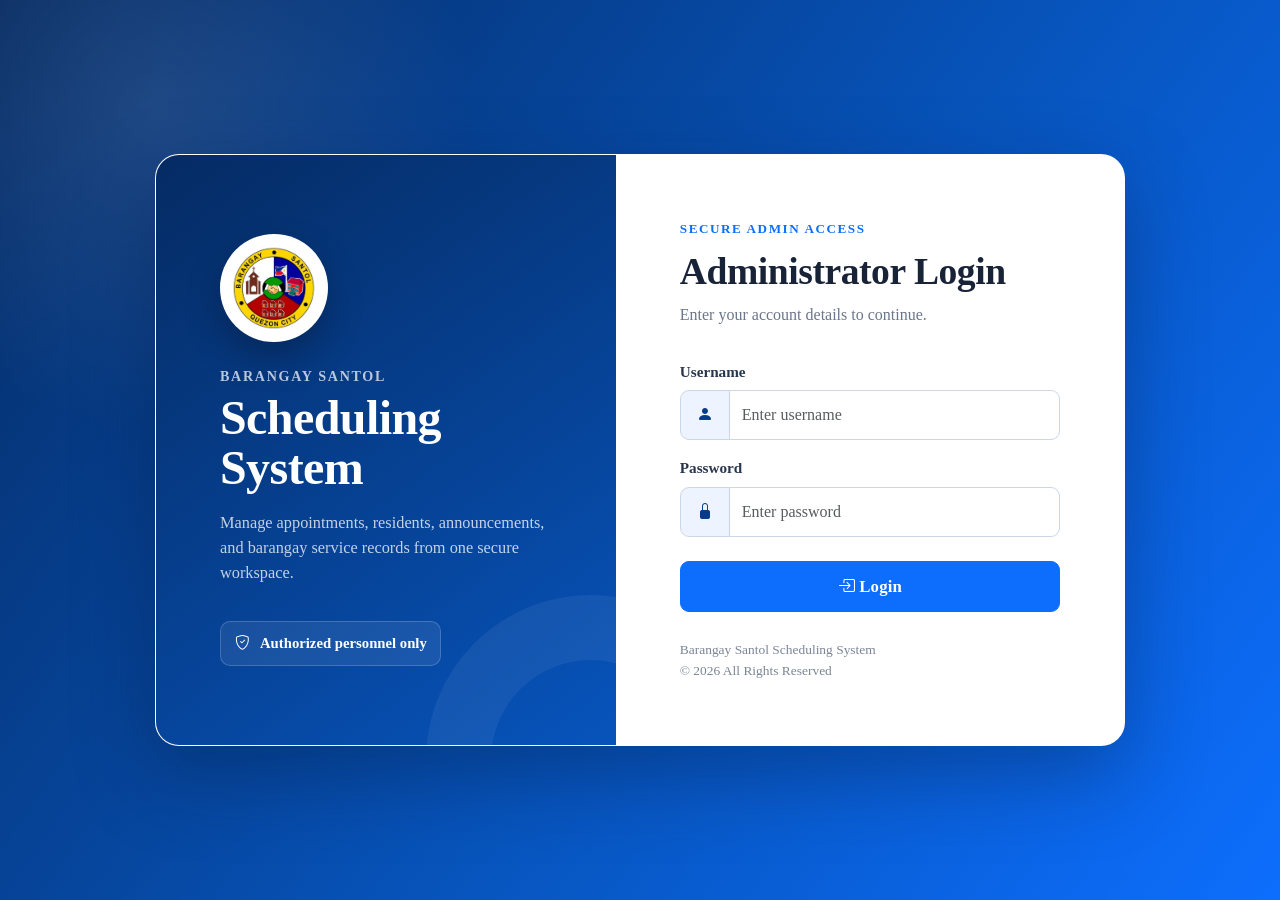
<file: BarangaySchedulingAPI/wwwroot/admin/schedule-enquiries.html>
<!DOCTYPE html>
<html lang="en">

<head>
    <script>
        if(sessionStorage.getItem("isLoggedIn") !== "true"){
            window.location.replace("login.html");
        }
    </script>
    <meta charset="UTF-8">
    <meta name="viewport" content="width=device-width, initial-scale=1.0">

    <title>Schedule Enquiries | Barangay Santol</title>

    <link href="https://cdn.jsdelivr.net/npm/bootstrap@5.3.3/dist/css/bootstrap.min.css" rel="stylesheet">
    <link rel="stylesheet" href="https://cdn.jsdelivr.net/npm/bootstrap-icons@1.11.3/font/bootstrap-icons.min.css">
<script src="js/auth.js"></script>
<link rel="stylesheet" href="css/admin.css">
<link rel="stylesheet" href="css/schedule-enquiries.css">
<link rel="stylesheet" href="css/theme.css">
</head>

<body class="admin-page admin-enquiries">

<div class="sidebar">

    <div class="sidebar-header">

        <img src="images/logo.jpg" alt="Logo">

        <h4>Barangay Santol</h4>

        <small>Admin Panel</small>

    </div>

    <div class="sidebar-menu">

        <a href="dashboard.html">
            <i class="bi bi-speedometer2"></i>
            Dashboard
        </a>

        <a href="schedule-enquiries.html" class="active">
            <i class="bi bi-calendar-check"></i>
            Schedule Enquiries
        </a>

        <a href="calendar.html">
            <i class="bi bi-calendar-event"></i>
            Calendar
        </a>

        <a href="residents.html">
            <i class="bi bi-people"></i>
            Residents
        </a>

    </div>

    <a href="#" class="logout" onclick="logout()">
        <i class="bi bi-box-arrow-right"></i>
        Logout
    </a>

</div>

    <div class="content">

<div class="topbar">

    <div class="topbar-left">

        <h2>
            <i class="bi bi-calendar-check text-primary"></i>
            Schedule Enquiries
        </h2>

        <p>
            Manage and approve resident appointment requests.
        </p>

    </div>

    <div class="topbar-right">

        <button class="btn btn-primary" onclick="loadAppointments()">
            <i class="bi bi-arrow-clockwise"></i>
            Refresh
        </button>

    </div>

</div>

        <div class="card mb-4">
            <div class="card-body">
                <div class="row g-3">
                    <div class="col-lg-4">
                        <div class="input-group">
                            <span class="input-group-text">
                                <i class="bi bi-search"></i>
                            </span>
                            <input type="text" class="form-control" placeholder="Search resident name...">
                        </div>
                    </div>
                    <div class="col-lg-2">
                        <select class="form-select">
                            <option selected>All Status</option>
                            <option>Pending</option>
                            <option>Approved</option>
                            <option>Completed</option>
                            <option>Cancelled</option>
                        </select>
                    </div>
                    <div class="col-lg-2">
                        <input type="date" class="form-control">
                    </div>
                    <div class="col-lg-2">
                        <button class="btn btn-primary w-100">
                            <i class="bi bi-funnel"></i> Filter
                        </button>
                    </div>
                    <div class="col-lg-2">
                        <button class="btn btn-success w-100">
                            <i class="bi bi-download"></i> Export
                        </button>
                    </div>
                </div>
            </div>
        </div>

        <div class="card">
            <div class="card-header bg-white d-flex justify-content-between align-items-center">
                <div>
                    <h4 class="mb-0">
                        <i class="bi bi-table text-primary"></i> Resident Schedule Enquiries
                    </h4>
                    <small class="text-muted">
                        All appointment requests submitted by residents will appear here.
                    </small>
                </div>
                <div>
                    <span class="badge bg-primary fs-6">
                        Total Records: <span id="totalRecords">0</span>
                    </span>
                </div>
            </div>

            <div class="card-body">
                <div class="table-responsive">
                    <table class="table table-hover align-middle">
                        <thead class="table-primary">
                            <tr>
                                <th width="80">ID</th>
                                <th>Resident Name</th>
                                <th>Contact Number</th>
                                <th>Date</th>
                                <th>Time</th>
                                <th>Purpose</th>
                                <th>Status</th>
                                <th width="80" class="text-center">Action</th>
                            </tr>
                        </thead>
                        <tbody id="scheduleTableBody">
                            <tr>
                                <td colspan="8" class="text-center py-5">
                                    <i class="bi bi-calendar-x display-1 text-secondary"></i>
                                    <h4 class="mt-3">No Schedule Enquiries Yet</h4>
                                    <p class="text-muted">
                                        Resident appointment requests will appear here once your ASP.NET C# backend is connected to SQL Server.
                                    </p>
                                </td>
                            </tr>
                        </tbody>
                    </table>
                </div>
            </div>
        </div>

        <br>

        <div class="row">
            <div class="col-lg-3">
                <div class="card text-center p-4">
                    <i class="bi bi-hourglass-split text-warning display-5"></i>
                    <h5 class="mt-3">Pending</h5>
                    <h2 id="pendingCount">0</h2>
                </div>
            </div>
            <div class="col-lg-3">
                <div class="card text-center p-4">
                    <i class="bi bi-check-circle-fill text-success display-5"></i>
                    <h5 class="mt-3">Approved</h5>
                    <h2 id="approvedCount">0</h2>
                </div>
            </div>
            <div class="col-lg-3">
                <div class="card text-center p-4">
                    <i class="bi bi-check2-all text-info display-5"></i>
                    <h5 class="mt-3">Completed</h5>
                    <h2 id="completedCount">0</h2>
                </div>
            </div>
            <div class="col-lg-3">
                <div class="card text-center p-4">
                    <i class="bi bi-x-circle-fill text-danger display-5"></i>
                    <h5 class="mt-3">Cancelled</h5>
                    <h2 id="cancelledCount">0</h2>
                </div>
            </div>
        </div>

    </div>

    <div class="modal fade" id="viewModal" tabindex="-1">
        <div class="modal-dialog modal-lg">
            <div class="modal-content">
                <div class="modal-header bg-primary text-white">
                    <h5 class="modal-title">
                        <i class="bi bi-person-vcard"></i> Appointment Details
                    </h5>
                    <button class="btn-close btn-close-white" data-bs-dismiss="modal"></button>
                </div>
                <div class="modal-body">
                    <div class="row">
                        <div class="col-md-6">
                            <h6 class="text-primary">Resident Information</h6>
                            <table class="table table-borderless">
                                <tr>
                                    <th width="40%">Full Name</th>
                                    <td id="viewName">-</td>
                                </tr>
                                <tr>
                                    <th>Contact</th>
                                    <td id="viewContact">-</td>
                                </tr>
                                <tr>
                                    <th>Email</th>
                                    <td id="viewEmail">-</td>
                                </tr>
                                <tr>
                                    <th>Address</th>
                                    <td id="viewAddress">-</td>
                                </tr>
                            </table>
                        </div>
                        <div class="col-md-6">
                            <h6 class="text-primary">Appointment Information</h6>
                            <table class="table table-borderless">
                                <tr>
                                    <th width="40%">Purpose</th>
                                    <td id="viewPurpose">-</td>
                                </tr>
                                <tr>
                                    <th>Date</th>
                                    <td id="viewDate">-</td>
                                </tr>
                                <tr>
                                    <th>Time</th>
                                    <td id="viewTime">-</td>
                                </tr>
                                <tr>
                                    <th>Status</th>
                                    <td id="viewStatus">Pending</td>
                                </tr>
                            </table>
                        </div>
                    </div>
                </div>
                <div class="modal-footer">
                    <button class="btn btn-secondary" data-bs-dismiss="modal">Close</button>
                </div>
            </div>
        </div>
    </div>

   <script src="https://cdn.jsdelivr.net/npm/bootstrap@5.3.3/dist/js/bootstrap.bundle.min.js"></script>

<script src="js/schedule-enquiries.js"></script>
</body>
</html>
</file>
<file: BarangaySchedulingAPI/wwwroot/css/style.css>
body{

font-family:Arial, Helvetica, sans-serif;

background:#f4f6f9;

}

.hero{

padding:80px 0;

background:linear-gradient(135deg,#0d6efd,#0b4db3);

color:white;

}

.hero h1{

font-size:50px;

font-weight:bold;

}

.hero p{

font-size:20px;

margin:20px 0;

}

.hero-logo{

width:320px;

border-radius:50%;

box-shadow:0 10px 25px rgba(0,0,0,.3);

background:white;

padding:10px;

}

.service-card{
    text-align: center;
    border: none;
    border-radius: 15px;
    transition: .3s;
    box-shadow: 0 5px 15px rgba(0,0,0,.1);
    height: 100%;
}

.service-card .card-body{
    padding: 40px;
    display: flex;
    flex-direction: column;
    align-items: center;
    height: 100%;
}

.service-card p{
    flex-grow: 1;
}

.service-card .btn{
    margin-top: auto;
}

.how{

background:white;

padding:70px 0;

}

.how h1{

font-size:60px;

}

footer{

background:#0d6efd;

color:white;

padding:25px;

margin-top:50px;

}

.navbar-brand h5{

font-weight:bold;

}

.btn-primary{

padding:12px 30px;

}

.btn-warning{

font-weight:bold;

}
.service-card{
    text-align: center;
    border: none;
    border-radius: 15px;
    box-shadow: 0 5px 15px rgba(0,0,0,.1);
    height: 100%;
    min-height: 320px;
    transition: transform 0.3s ease, box-shadow 0.3s ease;
}

.service-card:hover{
    transform: translateY(-8px);
    box-shadow: 0 12px 25px rgba(0,0,0,.2);
}
</file>
<file: BarangaySchedulingAPI/wwwroot/css/complaints.css>
body{
    font-family: Arial, Helvetica, sans-serif;
    background: #f4f6f9;
}

/* Form Card */
.card{
    border-radius: 15px;
    transition: transform .3s ease, box-shadow .3s ease;
}

.card:hover{
    transform: translateY(-8px);
    box-shadow: 0 12px 25px rgba(0,0,0,.15);
}

.form-control{
    border-radius: 8px;
}

.form-control:focus{
    box-shadow: 0 0 8px rgba(13,110,253,.25);
    border-color: #0d6efd;
}

.btn-danger,
.btn-primary{
    border-radius: 8px;
    padding: 12px;
    font-weight: bold;
}

.success-message{
    display:none;
    text-align:center;
    margin-top:20px;
}

.success-message h3{
    color:green;
}
</file>
<file: BarangaySchedulingAPI/wwwroot/css/theme.css>
/* =========================================================
   BARANGAY SANTOL — CIVIC SERVICE PORTAL UI
   Shared resident-facing template
   Preserves the original blue palette and Times New Roman
========================================================= */

:root {
    --bs-font-sans-serif: "Times New Roman", Times, serif;
    --brand-blue: #0d6efd;
    --brand-blue-dark: #073b87;
    --brand-blue-deep: #052b63;
    --brand-blue-mid: #0754bc;
    --brand-blue-soft: #eaf2ff;
    --brand-blue-pale: #f5f8ff;
    --ink: #182236;
    --muted: #65728a;
    --line: #dbe6f5;
    --surface: #ffffff;
    --radius-sm: 10px;
    --radius-md: 16px;
    --radius-lg: 26px;
    --shadow-sm: 0 8px 25px rgba(17, 55, 110, 0.08);
    --shadow-md: 0 20px 50px rgba(17, 55, 110, 0.13);
    --shadow-blue: 0 22px 55px rgba(5, 43, 99, 0.22);
}

html {
    scroll-behavior: smooth;
    scroll-padding-top: 96px;
}

*,
*::before,
*::after {
    box-sizing: border-box;
    font-family: "Times New Roman", Times, serif !important;
}

body {
    min-height: 100vh;
    margin: 0;
    color: var(--ink);
    font-size: 1rem;
    line-height: 1.65;
    background:
        radial-gradient(circle at 96% 3%, rgba(13, 110, 253, 0.08), transparent 24rem),
        #f4f7fb;
    -webkit-font-smoothing: antialiased;
}

body.public-page {
    display: flex;
    flex-direction: column;
}

h1,
h2,
h3,
h4,
h5,
h6 {
    color: var(--ink);
    font-weight: 700;
    letter-spacing: -0.015em;
}

p {
    color: var(--muted);
}

a,
button,
input,
select,
textarea {
    transition: border-color 0.18s ease, background-color 0.18s ease,
        color 0.18s ease, box-shadow 0.18s ease, transform 0.18s ease;
}

a:focus-visible,
button:focus-visible,
input:focus-visible,
select:focus-visible,
textarea:focus-visible {
    outline: 3px solid rgba(13, 110, 253, 0.28);
    outline-offset: 3px;
}

.container {
    width: min(100% - 2rem, 1180px);
    max-width: 1180px;
}

/* Navigation */
.navbar,
.navbar.bg-primary {
    position: sticky;
    top: 0;
    z-index: 1030;
    min-height: 82px;
    padding: 0.75rem 0;
    background: linear-gradient(105deg, var(--brand-blue-deep), var(--brand-blue-mid)) !important;
    border-bottom: 1px solid rgba(255, 255, 255, 0.14);
    box-shadow: 0 12px 32px rgba(5, 43, 99, 0.2) !important;
}

.navbar .container {
    gap: 1rem;
}

.navbar-brand {
    gap: 0.35rem;
    min-width: 235px;
}

.navbar-brand img {
    width: 54px;
    height: 54px;
    margin-right: 0.75rem !important;
    object-fit: cover;
    border: 3px solid rgba(255, 255, 255, 0.92);
    background: #fff;
    box-shadow: 0 5px 14px rgba(0, 0, 0, 0.2);
}

.navbar-brand h4,
.navbar-brand h5,
.navbar-brand b {
    color: #fff;
    font-size: 1.18rem;
    letter-spacing: 0.01em;
}

.navbar-brand small {
    display: block;
    color: rgba(255, 255, 255, 0.72);
    font-size: 0.8rem;
    letter-spacing: 0.07em;
}

.navbar-nav {
    align-items: center;
    gap: 0.25rem;
}

.navbar .nav-link {
    position: relative;
    padding: 0.62rem 0.9rem !important;
    color: rgba(255, 255, 255, 0.78) !important;
    border-radius: var(--radius-sm);
    font-size: 0.96rem;
    font-weight: 700;
}

.navbar .nav-link:hover,
.navbar .nav-link.active {
    color: #fff !important;
    background: rgba(255, 255, 255, 0.13);
}

.navbar .nav-link.active::after {
    position: absolute;
    right: 0.9rem;
    bottom: 0.28rem;
    left: 0.9rem;
    height: 2px;
    content: "";
    border-radius: 999px;
    background: #fff;
}

.navbar-toggler {
    padding: 0.45rem 0.6rem;
    border-color: rgba(255, 255, 255, 0.38) !important;
    border-radius: 9px;
    box-shadow: none !important;
}

/* Home hero */
.hero {
    position: relative;
    padding: 2.25rem 0 0;
    color: #fff;
    background: transparent;
}

.hero .container {
    position: relative;
    isolation: isolate;
    overflow: hidden;
    padding: clamp(3rem, 6vw, 5.25rem);
    border: 1px solid rgba(255, 255, 255, 0.16);
    border-radius: var(--radius-lg);
    background: linear-gradient(120deg, var(--brand-blue-deep) 0%, var(--brand-blue-mid) 58%, var(--brand-blue) 100%);
    box-shadow: var(--shadow-blue);
}

.hero .container::before {
    position: absolute;
    z-index: -1;
    width: 390px;
    height: 390px;
    top: -230px;
    right: -120px;
    content: "";
    border: 70px solid rgba(255, 255, 255, 0.055);
    border-radius: 50%;
}

.hero .container::after {
    position: absolute;
    z-index: -1;
    right: 38%;
    bottom: -150px;
    width: 280px;
    height: 280px;
    content: "";
    border-radius: 50%;
    background: rgba(255, 255, 255, 0.045);
}

.hero-kicker {
    display: inline-flex;
    align-items: center;
    gap: 0.55rem;
    margin-bottom: 1.3rem;
    padding: 0.5rem 0.8rem;
    color: #fff;
    border: 1px solid rgba(255, 255, 255, 0.22);
    border-radius: 999px;
    background: rgba(255, 255, 255, 0.1);
    font-size: 0.88rem;
    font-weight: 700;
    letter-spacing: 0.055em;
    text-transform: uppercase;
}

.hero h1 {
    max-width: 710px;
    margin-bottom: 1.25rem;
    color: #fff;
    font-size: clamp(2.6rem, 5vw, 4.45rem);
    line-height: 1.02;
}

.hero p {
    max-width: 640px;
    margin: 0 0 2rem;
    color: rgba(255, 255, 255, 0.82);
    font-size: clamp(1.05rem, 2vw, 1.22rem);
}

.hero-actions {
    display: flex;
    flex-wrap: wrap;
    gap: 0.85rem;
}

.hero .btn-primary {
    color: var(--brand-blue-dark);
    background: #fff;
    border-color: #fff;
}

.hero .btn-primary:hover {
    color: var(--brand-blue-deep);
    background: var(--brand-blue-soft);
    border-color: var(--brand-blue-soft);
}

.hero .btn-outline-light:hover {
    color: var(--brand-blue-dark);
}

.hero .col-lg-5 {
    display: flex;
    justify-content: center;
}

.hero-logo {
    width: min(285px, 78vw);
    aspect-ratio: 1;
    object-fit: cover;
    padding: 10px;
    border: 1px solid rgba(255, 255, 255, 0.45);
    border-radius: 50%;
    background: #fff;
    box-shadow: 0 25px 60px rgba(0, 0, 0, 0.3);
}

/* Shared cards, sections and service overview */
#services {
    padding-top: 6.2rem !important;
    padding-bottom: 5.7rem !important;
}

#services > h2,
.how h2 {
    margin-bottom: 3.2rem !important;
    font-size: clamp(2rem, 3vw, 2.6rem);
}

#services > h2::after,
.how h2::after {
    display: block;
    width: 58px;
    height: 4px;
    margin: 0.8rem auto 0;
    content: "";
    border-radius: 999px;
    background: var(--brand-blue);
}

.card,
.service-card,
.announcement-card {
    overflow: hidden;
    border: 1px solid rgba(13, 110, 253, 0.1) !important;
    border-radius: var(--radius-md) !important;
    background: var(--surface);
    box-shadow: var(--shadow-sm) !important;
}

.service-card {
    position: relative;
    min-height: 330px;
}

.service-card::before {
    position: absolute;
    top: 0;
    right: 0;
    left: 0;
    height: 4px;
    content: "";
    background: linear-gradient(90deg, var(--brand-blue-dark), #43a3ff);
}

.service-card:hover,
.announcement-card:hover {
    transform: translateY(-6px);
    border-color: rgba(13, 110, 253, 0.25) !important;
    box-shadow: var(--shadow-md) !important;
}

.service-card .card-body {
    padding: 2.55rem 2rem 2rem;
}

.service-card i {
    display: grid;
    width: 76px;
    height: 76px;
    place-items: center;
    border-radius: 18px;
    background: var(--brand-blue-soft);
    color: var(--brand-blue) !important;
    font-size: 2.25rem !important;
}

.service-card h4 {
    margin-top: 1.25rem !important;
    font-size: 1.43rem;
}

.service-card p {
    max-width: 285px;
    margin: 0.55rem auto 1.7rem;
}

.how {
    padding: 0 0 6rem;
    background: transparent;
}

.how .container {
    padding: clamp(2.3rem, 5vw, 4rem);
    border: 1px solid var(--line);
    border-radius: var(--radius-lg);
    background: #fff;
    box-shadow: var(--shadow-sm);
}

.how-steps {
    gap: 1rem 0;
}

.how .col {
    min-width: 190px;
    padding: 1.5rem 1rem;
    border-right: 1px solid var(--line);
}

.how .col:last-child {
    border-right: 0;
}

.how h1 {
    display: grid;
    width: 64px;
    height: 64px;
    margin: 0 auto 0.9rem;
    place-items: center;
    border-radius: 18px;
    background: var(--brand-blue-soft);
    color: var(--brand-blue);
    font-size: 2rem;
}

.how p {
    margin: 0;
    color: var(--ink);
    font-size: 1.02rem;
    font-weight: 700;
}

/* Buttons and fields */
.btn {
    min-height: 44px;
    padding: 0.65rem 1.25rem;
    border-radius: var(--radius-sm) !important;
    font-weight: 700;
    letter-spacing: 0.01em;
    box-shadow: none !important;
}

.btn:hover {
    transform: translateY(-2px);
    box-shadow: 0 9px 20px rgba(17, 55, 110, 0.15) !important;
}

.btn-primary {
    background: var(--brand-blue);
    border-color: var(--brand-blue);
}

.form-label {
    margin-bottom: 0.45rem;
    color: #26354c;
    font-size: 0.96rem;
    font-weight: 700;
}

.form-control,
.form-select {
    min-height: 49px;
    padding: 0.7rem 0.9rem;
    color: var(--ink);
    border: 1px solid #cbd8e9;
    border-radius: var(--radius-sm);
    background-color: #fff;
}

.form-control::placeholder {
    color: #8a95a7;
}

textarea.form-control {
    min-height: 132px;
    resize: vertical;
}

.form-control:focus,
.form-select:focus {
    border-color: var(--brand-blue);
    box-shadow: 0 0 0 0.22rem rgba(13, 110, 253, 0.12);
}

/* Interior page headings */
.page-heading {
    max-width: 720px;
    margin-right: auto;
    margin-left: auto;
}

.page-heading h2,
.page-banner h2 {
    color: var(--brand-blue-dark) !important;
    font-size: clamp(2.2rem, 4vw, 3rem);
}

.page-heading p,
.page-banner p {
    font-size: 1.06rem;
}

.page-banner {
    padding: 4.6rem 0 !important;
    background:
        radial-gradient(circle at 85% 25%, rgba(13, 110, 253, 0.12), transparent 18rem),
        linear-gradient(135deg, var(--brand-blue-soft), #fff) !important;
    border-bottom: 1px solid var(--line);
}

/* Appointment page */
.public-schedule > .container.py-5 {
    width: min(100% - 2rem, 1320px);
    max-width: 1320px;
    padding-top: 4.2rem !important;
    padding-bottom: 5rem !important;
}

.public-schedule > .container.py-5 > .row {
    --bs-gutter-x: 1.5rem;
    --bs-gutter-y: 1.5rem;
}

.public-schedule .card {
    height: 100%;
    padding: clamp(1.25rem, 2.5vw, 2rem) !important;
    border-top: 4px solid var(--brand-blue) !important;
    box-shadow: var(--shadow-md) !important;
}

.public-schedule .card:hover,
.public-complaints .card:hover {
    transform: none;
}

.public-schedule .card > .d-flex:first-child > div:first-child {
    display: grid;
    flex: 0 0 58px;
    width: 58px;
    height: 58px;
    padding: 0 !important;
    place-items: center;
    border-radius: 14px !important;
    background: var(--brand-blue) !important;
}

.public-schedule .card h3 {
    font-size: clamp(1.3rem, 2vw, 1.6rem);
}

.public-schedule .card hr {
    margin: 1.25rem 0 1.5rem;
    border-color: var(--line);
    opacity: 1;
}

#calendar {
    min-height: 650px;
}

.fc .fc-toolbar {
    gap: 0.75rem;
}

.fc .fc-toolbar-title {
    color: var(--brand-blue-dark);
    font-size: 1.45rem;
}

.fc .fc-button-primary {
    border-color: var(--brand-blue) !important;
    border-radius: 8px !important;
    background: var(--brand-blue) !important;
    text-transform: capitalize;
}

.fc-theme-standard .fc-scrollgrid,
.fc-theme-standard td,
.fc-theme-standard th {
    border-color: #e2eaf5 !important;
}

.fc-theme-standard .fc-scrollgrid {
    overflow: hidden;
    border-radius: 10px;
}

.fc .fc-col-header-cell {
    background: var(--brand-blue-soft);
}

.fc .fc-col-header-cell-cushion,
.fc .fc-daygrid-day-number {
    color: #33405a;
    text-decoration: none;
}

/* Complaint page */
.public-complaints > .container.py-5 {
    width: min(100% - 2rem, 950px);
    max-width: 950px;
    padding-top: 4.5rem !important;
    padding-bottom: 5rem !important;
}

.public-complaints .card {
    border-top: 4px solid var(--brand-blue) !important;
    box-shadow: var(--shadow-md) !important;
}

.public-complaints .card-body {
    padding: clamp(1.5rem, 5vw, 3.4rem) !important;
}

.public-complaints .card-body > h3 {
    margin-bottom: 2rem !important;
    color: var(--brand-blue-dark);
    font-size: clamp(1.55rem, 3vw, 2rem);
}

.success-message {
    display: none;
    padding: 1.6rem;
    text-align: center;
    border: 1px solid #bde4cc;
    border-radius: 14px;
    background: #f1fbf5;
}

/* Announcements */
.announcement-header {
    position: relative;
    isolation: isolate;
    overflow: hidden;
    padding: 5rem 1.25rem;
    background: linear-gradient(120deg, var(--brand-blue-deep), var(--brand-blue));
}

.announcement-header::after {
    position: absolute;
    z-index: -1;
    width: 310px;
    height: 310px;
    right: -100px;
    bottom: -210px;
    content: "";
    border: 60px solid rgba(255, 255, 255, 0.06);
    border-radius: 50%;
}

.announcement-header i,
.announcement-header h1 {
    color: #fff;
}

.announcement-header i {
    font-size: 3.6rem;
}

.announcement-header h1 {
    margin-top: 0.65rem;
    font-size: clamp(2.35rem, 5vw, 3.45rem);
}

.announcement-header p {
    max-width: 650px;
    margin: 0.75rem auto 0;
    color: rgba(255, 255, 255, 0.82);
    font-size: 1.08rem;
}

.public-announcements > .container.mt-5 {
    margin-top: -1.55rem !important;
    text-align: center;
}

.filter-box {
    position: relative;
    z-index: 2;
    display: inline-flex;
    flex-wrap: wrap;
    justify-content: center;
    gap: 0.35rem;
    margin-top: 0;
    padding: 0.45rem;
    border: 1px solid var(--line);
    border-radius: 13px;
    background: #fff;
    box-shadow: var(--shadow-md);
}

.filter {
    min-width: 84px;
    margin: 0;
    padding: 0.62rem 1rem;
    color: #48566d;
    border: 0;
    border-radius: 9px;
    background: transparent;
    font-weight: 700;
}

.filter.active,
.filter:hover {
    color: #fff;
    background: var(--brand-blue);
}

.public-announcements > section.container {
    padding-top: 4.25rem !important;
    padding-bottom: 5rem !important;
}

.announcement-card .card-img-top {
    height: 220px !important;
    object-fit: cover;
}

.announcement-card .card-body {
    display: flex;
    flex-direction: column;
    align-items: flex-start;
    padding: 1.75rem;
}

.announcement-card h3 {
    font-size: 1.55rem;
}

.announcement-card .btn {
    margin-top: auto;
}

/* Modal and footer */
.modal-content {
    overflow: hidden;
    border: 0;
    border-radius: var(--radius-md);
    box-shadow: 0 26px 75px rgba(18, 34, 62, 0.24);
}

.modal-header {
    padding: 1.15rem 1.4rem;
    border-bottom-color: var(--line);
}

footer {
    margin-top: auto;
    padding: 2.5rem 1rem;
    background: linear-gradient(105deg, var(--brand-blue-deep), var(--brand-blue-mid)) !important;
    border-top: 1px solid rgba(255, 255, 255, 0.1);
}

footer h5,
footer p {
    color: #fff;
}

footer h5 {
    margin-bottom: 0.3rem;
}

footer p {
    margin-bottom: 0.15rem;
    opacity: 0.76;
}

@media (max-width: 991.98px) {
    .navbar-collapse {
        margin-top: 0.8rem;
        padding: 0.8rem 0 0.25rem;
        border-top: 1px solid rgba(255, 255, 255, 0.15);
    }

    .navbar-nav {
        align-items: stretch;
    }

    .navbar .nav-link.active::after {
        display: none;
    }

    .hero {
        padding-top: 1.25rem;
        text-align: center;
    }

    .hero .container {
        width: min(100% - 1.5rem, 1180px);
        padding: 3.5rem 2rem;
    }

    .hero h1,
    .hero p {
        margin-right: auto;
        margin-left: auto;
    }

    .hero-actions {
        justify-content: center;
    }

    .hero-logo {
        width: min(230px, 62vw);
        margin-top: 3rem;
    }

    .how .col {
        flex: 0 0 50%;
        border-right: 0;
    }

    .public-schedule .card {
        height: auto;
    }
}

@media (max-width: 575.98px) {
    .container {
        width: min(100% - 1.25rem, 1180px);
    }

    .navbar {
        min-height: 72px;
    }

    .navbar-brand {
        min-width: 0;
    }

    .navbar-brand img {
        width: 46px;
        height: 46px;
    }

    .navbar-brand h4,
    .navbar-brand h5,
    .navbar-brand b {
        font-size: 1rem;
    }

    .navbar-brand small {
        font-size: 0.72rem;
    }

    .hero .container {
        padding: 3rem 1.35rem;
        border-radius: 20px;
    }

    .hero h1 {
        font-size: 2.45rem;
    }

    .hero-actions .btn {
        width: 100%;
    }

    #services {
        padding-top: 4.4rem !important;
        padding-bottom: 4rem !important;
    }

    .how {
        padding-bottom: 4rem;
    }

    .how .container {
        padding: 2.2rem 1.25rem;
        border-radius: 20px;
    }

    .how .col {
        flex: 0 0 100%;
        padding: 1rem;
    }

    .public-schedule > .container.py-5,
    .public-complaints > .container.py-5 {
        width: min(100% - 1.25rem, 1320px);
        padding-top: 3rem !important;
        padding-bottom: 3.5rem !important;
    }

    .public-schedule .card {
        padding: 1.1rem !important;
    }

    .fc .fc-toolbar.fc-header-toolbar {
        align-items: stretch;
        flex-direction: column;
    }

    .fc .fc-toolbar-chunk {
        display: flex;
        justify-content: center;
    }

    .page-banner,
    .announcement-header {
        padding-top: 3.7rem !important;
        padding-bottom: 3.7rem !important;
    }

    .filter-box {
        width: 100%;
    }

    .filter {
        flex: 1 1 42%;
    }

    .card-body.p-5 {
        padding: 1.5rem !important;
    }
}

@media (prefers-reduced-motion: reduce) {
    html {
        scroll-behavior: auto;
    }

    *,
    *::before,
    *::after {
        transition: none !important;
    }
}
</file>
<file: BarangaySchedulingAPI/wwwroot/admin/css/admin.css>
/* =====================================
   GLOBAL ADMIN LAYOUT
===================================== */

*{
    margin:0;
    padding:0;
    box-sizing:border-box;
}

body{
    background:#f4f7fb;
    font-family:Arial, Helvetica, sans-serif;
    overflow-x:hidden;
    color:#343a40;
}

/* =====================================
   SIDEBAR
===================================== */

.sidebar{

    position:fixed;

    left:0;
    top:0;

    width:260px;
    height:100vh;

    background:#0d6efd;

    color:white;

    display:flex;
    flex-direction:column;

    z-index:1000;

}

.sidebar-header{

    text-align:center;

    padding:25px 20px;

    border-bottom:1px solid rgba(255,255,255,.15);

}

.sidebar-header img{

    width:85px;
    height:85px;

    border-radius:50%;

    margin-bottom:12px;

    background:white;
    padding:4px;

}

.sidebar-header h4{

    margin:0;

    font-weight:700;

}

.sidebar-header small{

    opacity:.8;

}

.sidebar-menu{

    padding:20px 0;

    flex:1;

}

.sidebar-menu a{

    display:flex;

    align-items:center;

    height:55px;

    padding:0 25px;

    color:white;

    text-decoration:none;

    transition:.25s;

    font-size:16px;

}

.sidebar-menu a i{

    width:30px;

    font-size:19px;

    margin-right:12px;

}

.sidebar-menu a:hover{

    background:rgba(255,255,255,.12);

}

.sidebar-menu a.active{

    background:white;

    color:#0d6efd;

    border-left:5px solid #084298;

    font-weight:600;

}

.logout{

    display:flex;

    align-items:center;

    height:60px;

    padding:0 25px;

    color:white;

    text-decoration:none;

    border-top:1px solid rgba(255,255,255,.15);

}

.logout i{

    width:30px;

    margin-right:12px;

}

.logout:hover{

    background:#dc3545;

    color:white;

}

/* =====================================
   CONTENT
===================================== */

.content{

    margin-left:260px;

    padding:30px;

}

/* =====================================
   PAGE HEADER
===================================== */

.topbar{

    background:white;

    border-radius:18px;

    min-height:115px;

    padding:25px 30px;

    display:flex;

    justify-content:space-between;

    align-items:center;

    margin-bottom:30px;

    box-shadow:0 5px 15px rgba(0,0,0,.08);

}

.topbar h2{

    margin:0;

    font-size:30px;

    font-weight:700;

}

.topbar p{

    margin-top:8px;

    margin-bottom:0;

    color:#6c757d;

}

/* =====================================
   CARDS
===================================== */

.card{

    border:none;

    border-radius:18px;

    box-shadow:0 5px 15px rgba(0,0,0,.08);

}

/* =====================================
   TABLES
===================================== */

.table th,
.table td{

    vertical-align:middle;

}

/* =====================================
   BUTTONS
===================================== */

.btn{

    border-radius:10px;

}

/* =====================================
   FORMS
===================================== */

.form-control,
.form-select{

    border-radius:10px;

}
</file>
<file: BarangaySchedulingAPI/wwwroot/admin/css/calendar.css>
body {
            background: #f4f7fb;
            font-family: Arial, Helvetica, sans-serif;
        }

        .content {
            margin-left: 260px;
            padding: 25px;
        }

        .card {
            border: none;
            border-radius: 15px;
            box-shadow: 0 5px 15px rgba(0, 0, 0, .08);
        }

        .calendar-day {
            height: 95px;
            cursor: pointer;
            transition: .3s;
            vertical-align: top;
            position: relative;
        }

        .calendar-day:hover {
            background: #e8f1ff;
        }

        .calendar-day.selected-day {
            outline: 3px solid #0d6efd;
            outline-offset: -3px;
            background-color: #f0f6ff;
        }

        .day-number {
            font-weight: bold;
            font-size: 18px;
        }

        .today {
            background: #0d6efd !important;
            color: white;
        }

        .legend span {
            margin-right: 15px;
        }

        .empty-message {
            text-align: center;
            color: #888;
            padding: 40px;
        }

        .appointment-count {
            margin-top: 10px;
            display: inline-block;
        }
</file>
<file: BarangaySchedulingAPI/wwwroot/admin/css/theme.css>
/* =========================================================
   BARANGAY SANTOL — PROFESSIONAL ADMIN WORKSPACE
   Preserves the original blue palette and Times New Roman
========================================================= */

:root {
    --bs-font-sans-serif: "Times New Roman", Times, serif;
    --admin-blue: #0d6efd;
    --admin-blue-dark: #073b87;
    --admin-blue-deep: #052b63;
    --admin-blue-mid: #0754bc;
    --admin-blue-soft: #eaf2ff;
    --admin-bg: #eef3f9;
    --admin-surface: #ffffff;
    --admin-ink: #192338;
    --admin-muted: #6a768a;
    --admin-line: #dce5f1;
    --admin-radius-sm: 9px;
    --admin-radius-md: 16px;
    --admin-radius-lg: 22px;
    --admin-shadow-sm: 0 8px 25px rgba(18, 48, 92, 0.08);
    --admin-shadow-md: 0 18px 45px rgba(18, 48, 92, 0.13);
    --sidebar-width: 280px;
    --sidebar-gap: 16px;
}

*,
*::before,
*::after {
    box-sizing: border-box;
    font-family: "Times New Roman", Times, serif !important;
}

body {
    min-height: 100vh;
    color: var(--admin-ink);
    font-size: 1rem;
    line-height: 1.55;
    background:
        radial-gradient(circle at 100% 0%, rgba(13, 110, 253, 0.075), transparent 27rem),
        var(--admin-bg);
    -webkit-font-smoothing: antialiased;
}

h1,
h2,
h3,
h4,
h5,
h6 {
    color: var(--admin-ink);
    font-weight: 700;
    letter-spacing: -0.012em;
}

p {
    color: var(--admin-muted);
}

a,
button,
input,
select,
textarea {
    transition: border-color 0.18s ease, background-color 0.18s ease,
        color 0.18s ease, box-shadow 0.18s ease, transform 0.18s ease;
}

a:focus-visible,
button:focus-visible,
input:focus-visible,
select:focus-visible,
textarea:focus-visible {
    outline: 3px solid rgba(13, 110, 253, 0.26);
    outline-offset: 3px;
}

/* Floating sidebar */
.admin-page .sidebar {
    position: fixed;
    top: var(--sidebar-gap);
    bottom: var(--sidebar-gap);
    left: var(--sidebar-gap);
    width: var(--sidebar-width);
    height: auto;
    overflow: hidden;
    color: #fff;
    border: 1px solid rgba(255, 255, 255, 0.12);
    border-radius: var(--admin-radius-lg);
    background: linear-gradient(180deg, var(--admin-blue-deep) 0%, var(--admin-blue-mid) 62%, var(--admin-blue) 100%);
    box-shadow: 12px 18px 42px rgba(5, 43, 99, 0.22);
}

.admin-page .sidebar-header {
    padding: 1.8rem 1.25rem 1.55rem;
    text-align: center;
    border-bottom: 1px solid rgba(255, 255, 255, 0.13);
}

.admin-page .sidebar-header img {
    width: 76px;
    height: 76px;
    margin: 0 auto 0.85rem;
    padding: 4px;
    object-fit: cover;
    border: 2px solid rgba(255, 255, 255, 0.68);
    border-radius: 50%;
    background: #fff;
    box-shadow: 0 10px 24px rgba(0, 0, 0, 0.24);
}

.admin-page .sidebar-header h4 {
    margin: 0;
    color: #fff;
    font-size: 1.28rem;
}

.admin-page .sidebar-header small {
    display: block;
    margin-top: 0.25rem;
    color: rgba(255, 255, 255, 0.67);
    font-size: 0.76rem;
    letter-spacing: 0.11em;
    text-transform: uppercase;
}

.admin-page .sidebar-menu {
    display: block;
    flex: 1;
    padding: 1.15rem 0.8rem;
}

.admin-page .sidebar-menu a,
.admin-page .logout {
    display: flex;
    align-items: center;
    height: 50px;
    margin-bottom: 0.35rem;
    padding: 0 1rem;
    color: rgba(255, 255, 255, 0.8);
    border-radius: 10px;
    font-size: 0.98rem;
    font-weight: 700;
    letter-spacing: 0.01em;
    text-decoration: none;
}

.admin-page .sidebar-menu a i,
.admin-page .logout i {
    width: 25px;
    margin-right: 0.7rem;
    font-size: 1.08rem;
    text-align: center;
}

.admin-page .sidebar-menu a:hover {
    color: #fff;
    background: rgba(255, 255, 255, 0.1);
}

.admin-page .sidebar-menu a.active {
    color: var(--admin-blue-dark);
    border-left: 0;
    background: #fff;
    box-shadow: 0 9px 20px rgba(3, 29, 68, 0.2);
}

.admin-page .logout {
    height: 54px;
    margin: 0 0.8rem 0.8rem;
    border: 1px solid rgba(255, 255, 255, 0.16);
}

.admin-page .logout:hover {
    color: #fff;
    background: #c73543;
}

/* Main workspace */
.admin-page .content {
    width: auto;
    margin-left: calc(var(--sidebar-width) + (var(--sidebar-gap) * 2));
    padding: 1.5rem 1.75rem 3rem;
}

.admin-page .topbar {
    min-height: 104px;
    margin-bottom: 1.5rem;
    padding: 1.4rem 1.55rem;
    border: 1px solid rgba(13, 110, 253, 0.08);
    border-radius: var(--admin-radius-md);
    background: rgba(255, 255, 255, 0.94);
    box-shadow: var(--admin-shadow-sm);
    backdrop-filter: blur(12px);
}

.admin-page .topbar h2 {
    margin: 0;
    color: var(--admin-ink);
    font-size: clamp(1.65rem, 3vw, 2.05rem);
}

.admin-page .topbar h2 i {
    margin-right: 0.45rem;
}

.admin-page .topbar p,
.admin-page .text-muted {
    color: var(--admin-muted) !important;
}

.admin-page .topbar p {
    margin-top: 0.35rem;
    margin-bottom: 0;
}

/* Cards and statistics */
.admin-page .card,
.admin-page .card-stat {
    border: 1px solid rgba(13, 110, 253, 0.08) !important;
    border-radius: var(--admin-radius-md) !important;
    background: var(--admin-surface);
    box-shadow: var(--admin-shadow-sm) !important;
}

.admin-page .card-stat {
    position: relative;
    min-height: 132px;
    overflow: hidden;
}

.admin-page .card-stat::after {
    position: absolute;
    top: 0;
    bottom: 0;
    left: 0;
    width: 4px;
    content: "";
    background: var(--admin-blue);
}

.admin-page .card-stat:hover {
    transform: translateY(-4px);
    box-shadow: var(--admin-shadow-md) !important;
}

.admin-dashboard .card-stat .card-body {
    display: flex;
    align-items: center;
    justify-content: space-between;
    min-height: 132px;
    padding: 1.35rem 1.35rem 1.35rem 1.55rem;
}

.admin-dashboard .card-stat .info h6 {
    margin-bottom: 0.45rem;
    color: var(--admin-muted);
    font-size: 0.9rem;
    letter-spacing: 0.03em;
}

.admin-dashboard .card-stat .info h2 {
    margin: 0;
    color: var(--admin-ink);
    font-size: 2.25rem;
}

.admin-dashboard .card-stat .icon {
    display: grid;
    width: 60px;
    height: 60px;
    place-items: center;
    border-radius: 15px;
    color: #fff;
    font-size: 1.65rem;
    box-shadow: inset 0 0 0 1px rgba(255, 255, 255, 0.2),
        0 9px 18px rgba(16, 53, 103, 0.16);
}

.admin-residents .card-stat {
    min-height: 170px;
    padding: 1.55rem !important;
}

.admin-residents .card-stat > i {
    display: grid;
    width: 58px;
    height: 58px;
    place-items: center;
    border-radius: 14px;
    background: var(--admin-blue-soft);
    font-size: 1.65rem;
}

.admin-residents .card-stat h5 {
    margin-top: 1rem !important;
    color: var(--admin-muted);
    font-size: 0.95rem;
}

.admin-residents .card-stat h2 {
    margin: 0.25rem 0 0;
    font-size: 2.15rem;
}

.admin-enquiries .row:last-of-type > div > .card {
    height: 100%;
    min-height: 170px;
}

.admin-page .card-header {
    padding: 1rem 1.25rem;
    border-bottom: 1px solid var(--admin-line);
    border-radius: var(--admin-radius-md) var(--admin-radius-md) 0 0 !important;
}

.admin-page .card-header h4,
.admin-page .card-header h5 {
    margin-bottom: 0;
    font-size: 1.17rem;
}

.admin-page .card-body {
    padding: 1.25rem;
}

/* Tables */
.admin-page .table-responsive {
    border: 1px solid var(--admin-line);
    border-radius: 12px;
}

.admin-page .table {
    margin-bottom: 0;
    color: var(--admin-ink);
}

.admin-page .table > :not(caption) > * > * {
    padding: 0.85rem 0.9rem;
    vertical-align: middle;
    border-bottom-color: #e7edf5;
}

.admin-page .table thead th,
.admin-page .table-primary th {
    color: var(--admin-blue-dark);
    background: var(--admin-blue-soft) !important;
    border-bottom: 1px solid #cadcf6;
    font-size: 0.88rem;
    font-weight: 700;
    letter-spacing: 0.035em;
    text-transform: uppercase;
    white-space: nowrap;
}

.admin-page .table-hover > tbody > tr:hover > * {
    background: #f5f8fe;
}

.admin-page .table-borderless > tbody > tr > th {
    color: #3a485f;
}

.admin-page .badge {
    padding: 0.48em 0.72em;
    border-radius: 7px;
    font-weight: 700;
    letter-spacing: 0.02em;
}

/* Forms and controls */
.admin-page .form-label,
.admin-login .form-label {
    margin-bottom: 0.42rem;
    color: #29374e;
    font-size: 0.95rem;
    font-weight: 700;
}

.admin-page .form-control,
.admin-page .form-select,
.admin-page .input-group-text,
.admin-login .form-control,
.admin-login .input-group-text {
    min-height: 48px;
    border-color: #cbd7e7;
    border-radius: var(--admin-radius-sm);
}

.admin-page .input-group-text,
.admin-login .input-group-text {
    min-width: 50px;
    justify-content: center;
    color: var(--admin-blue-dark);
    background: #eef4ff;
}

.admin-page .form-control:focus,
.admin-page .form-select:focus,
.admin-login .form-control:focus {
    border-color: var(--admin-blue);
    box-shadow: 0 0 0 0.22rem rgba(13, 110, 253, 0.12);
}

.btn {
    min-height: 43px;
    padding: 0.62rem 1.05rem;
    border-radius: var(--admin-radius-sm);
    font-weight: 700;
    letter-spacing: 0.01em;
    box-shadow: none !important;
}

.btn:hover {
    transform: translateY(-1px);
    box-shadow: 0 8px 17px rgba(18, 48, 92, 0.13) !important;
}

.btn-primary {
    background: var(--admin-blue);
    border-color: var(--admin-blue);
}

.btn-sm {
    min-height: 34px;
    padding: 0.35rem 0.72rem;
}

.pagination .page-link {
    color: var(--admin-blue-dark);
    border-color: var(--admin-line);
}

.pagination .page-item.active .page-link {
    color: #fff;
    background: var(--admin-blue);
    border-color: var(--admin-blue);
}

/* Calendar, upload, empty and modal states */
.admin-calendar .topbar > .d-flex {
    flex-wrap: wrap;
}

.admin-calendar .card.p-4 {
    overflow-x: auto;
}

.admin-calendar .card.p-4 > table {
    min-width: 720px;
}

.admin-page .calendar-day {
    height: 102px;
}

.admin-page .calendar-day:hover {
    background: #f1f6ff;
}

.admin-page .calendar-day.selected-day {
    outline: 2px solid var(--admin-blue);
    outline-offset: -2px;
    background: var(--admin-blue-soft);
}

.admin-page .upload-box {
    display: block;
    padding: 2.4rem;
    text-align: center;
    border: 2px dashed #8bb8f9;
    border-radius: 13px;
    background: #f7faff;
}

.admin-page .upload-box:hover {
    background: #edf5ff;
    transform: none;
}

.admin-page .empty-table,
.admin-page .empty-message,
.admin-page .text-center.py-5 {
    color: var(--admin-muted);
}

.modal-content {
    overflow: hidden;
    border: 0;
    border-radius: var(--admin-radius-md);
    box-shadow: 0 26px 75px rgba(18, 34, 62, 0.24);
}

.modal-header {
    padding: 1.1rem 1.3rem;
}

.modal-header.bg-primary,
.modal-header.bg-success {
    background: linear-gradient(105deg, var(--admin-blue-dark), var(--admin-blue)) !important;
}

.modal-body {
    padding: 1.4rem;
}

.modal-footer {
    padding: 1rem 1.3rem;
    border-top-color: var(--admin-line);
}

.admin-residents footer.card {
    color: var(--admin-muted);
    background: rgba(255, 255, 255, 0.72);
}

/* Split-screen login */
body.admin-login {
    display: grid;
    min-height: 100vh;
    height: auto;
    padding: 2rem;
    place-items: center;
    overflow-x: hidden;
    background:
        radial-gradient(circle at 12% 12%, rgba(255, 255, 255, 0.1), transparent 20rem),
        linear-gradient(125deg, var(--admin-blue-deep), var(--admin-blue-mid) 56%, var(--admin-blue));
}

.admin-login .login-card {
    display: grid;
    grid-template-columns: minmax(0, 0.95fr) minmax(0, 1.05fr);
    width: min(970px, 100%);
    min-height: 580px;
    padding: 0;
    overflow: hidden;
    border: 1px solid rgba(255, 255, 255, 0.42);
    border-radius: 24px;
    background: #fff;
    box-shadow: 0 30px 80px rgba(0, 20, 54, 0.34);
}

.admin-login .login-brand-panel {
    position: relative;
    isolation: isolate;
    display: flex;
    flex-direction: column;
    align-items: flex-start;
    justify-content: center;
    overflow: hidden;
    padding: clamp(2.4rem, 5vw, 4.4rem);
    color: #fff;
    background: linear-gradient(145deg, var(--admin-blue-deep), var(--admin-blue-mid));
}

.admin-login .login-brand-panel::after {
    position: absolute;
    z-index: -1;
    right: -140px;
    bottom: -180px;
    width: 330px;
    height: 330px;
    content: "";
    border: 65px solid rgba(255, 255, 255, 0.055);
    border-radius: 50%;
}

.admin-login .logo {
    display: block;
    width: 108px;
    height: 108px;
    margin: 0 0 1.5rem;
    padding: 6px;
    object-fit: cover;
    border: 2px solid rgba(255, 255, 255, 0.68);
    border-radius: 50%;
    background: #fff;
    box-shadow: 0 16px 35px rgba(0, 0, 0, 0.25);
}

.admin-login .login-system-label {
    margin: 0 0 0.35rem;
    color: rgba(255, 255, 255, 0.72);
    font-size: 0.88rem;
    font-weight: 700;
    letter-spacing: 0.12em;
    text-transform: uppercase;
}

.admin-login .login-brand-panel h1 {
    margin-bottom: 1rem;
    color: #fff;
    font-size: clamp(2.15rem, 4vw, 3rem);
    line-height: 1.05;
}

.admin-login .login-brand-panel > p:not(.login-system-label) {
    max-width: 360px;
    color: rgba(255, 255, 255, 0.76);
    font-size: 1.02rem;
}

.admin-login .login-brand-note {
    display: inline-flex;
    align-items: center;
    gap: 0.65rem;
    margin-top: 1.2rem;
    padding: 0.65rem 0.85rem;
    color: #fff;
    border: 1px solid rgba(255, 255, 255, 0.18);
    border-radius: 10px;
    background: rgba(255, 255, 255, 0.08);
    font-size: 0.92rem;
    font-weight: 700;
}

.admin-login .login-form-panel {
    display: flex;
    flex-direction: column;
    justify-content: center;
    padding: clamp(2.4rem, 5vw, 4.4rem);
    background: #fff;
}

.admin-login .login-eyebrow {
    margin-bottom: 0.65rem;
    color: var(--admin-blue);
    font-size: 0.82rem;
    font-weight: 700;
    letter-spacing: 0.12em;
    text-transform: uppercase;
}

.admin-login h2 {
    margin: 0;
    color: var(--admin-ink);
    text-align: left;
    font-size: clamp(1.9rem, 3vw, 2.35rem);
}

.admin-login .subtitle {
    margin: 0.55rem 0 2rem;
    color: var(--admin-muted);
    text-align: left;
}

.admin-login .btn-login {
    min-height: 51px;
    font-size: 1.05rem;
}

.admin-login .footer {
    margin-top: 1.75rem;
    color: #7a8596;
    font-size: 0.84rem;
    line-height: 1.55;
    text-align: left;
}

@media (max-width: 1199.98px) and (min-width: 992px) {
    :root {
        --sidebar-width: 250px;
    }

    .admin-page .content {
        padding-right: 1.25rem;
        padding-left: 1.25rem;
    }

    .admin-page .sidebar-menu a {
        font-size: 0.92rem;
    }
}

@media (max-width: 991.98px) {
    .admin-page .sidebar {
        position: sticky;
        top: 0;
        right: auto;
        bottom: auto;
        left: auto;
        z-index: 1030;
        display: flex;
        flex-direction: row;
        align-items: center;
        width: 100%;
        height: auto;
        min-height: 74px;
        overflow: visible;
        border: 0;
        border-radius: 0;
        box-shadow: 0 10px 28px rgba(5, 43, 99, 0.2);
    }

    .admin-page .sidebar-header {
        display: flex;
        flex: 0 0 auto;
        align-items: center;
        gap: 0.7rem;
        padding: 0.65rem 1rem;
        text-align: left;
        border: 0;
    }

    .admin-page .sidebar-header img {
        width: 49px;
        height: 49px;
        margin: 0;
    }

    .admin-page .sidebar-header h4 {
        font-size: 1.02rem;
        white-space: nowrap;
    }

    .admin-page .sidebar-header small {
        display: none;
    }

    .admin-page .sidebar-menu {
        display: flex;
        flex: 1;
        gap: 0.35rem;
        min-width: 0;
        padding: 0.6rem;
        overflow-x: auto;
        scrollbar-width: none;
    }

    .admin-page .sidebar-menu::-webkit-scrollbar {
        display: none;
    }

    .admin-page .sidebar-menu a {
        flex: 0 0 auto;
        height: 44px;
        margin: 0;
        padding: 0 0.8rem;
        white-space: nowrap;
    }

    .admin-page .logout {
        flex: 0 0 46px;
        width: 46px;
        height: 44px;
        margin: 0 0.8rem 0 0;
        padding: 0;
        justify-content: center;
        overflow: hidden;
        font-size: 0;
    }

    .admin-page .logout i {
        width: auto;
        margin: 0;
        font-size: 1.15rem;
    }

    .admin-page .content {
        margin-left: 0;
        padding: 1.35rem 1.15rem 2.5rem;
    }
}

@media (max-width: 767.98px) {
    .admin-page .sidebar-header h4 {
        display: none;
    }

    .admin-page .topbar {
        align-items: flex-start;
        flex-direction: column;
        gap: 1rem;
        min-height: 0;
        padding: 1.2rem;
    }

    .admin-page .topbar-right,
    .admin-page .topbar > .btn,
    .admin-page .topbar > .d-flex {
        width: 100%;
    }

    .admin-page .topbar-right .btn,
    .admin-page .topbar > .btn {
        width: 100%;
    }

    .admin-page .table > :not(caption) > * > * {
        padding: 0.72rem;
    }

    body.admin-login {
        padding: 1rem;
    }

    .admin-login .login-card {
        grid-template-columns: 1fr;
        min-height: 0;
        border-radius: 19px;
    }

    .admin-login .login-brand-panel {
        min-height: 245px;
        padding: 2rem;
    }

    .admin-login .logo {
        width: 82px;
        height: 82px;
        margin-bottom: 1rem;
    }

    .admin-login .login-brand-panel h1 {
        margin-bottom: 0;
        font-size: 2rem;
    }

    .admin-login .login-brand-panel > p:not(.login-system-label),
    .admin-login .login-brand-note {
        display: none;
    }

    .admin-login .login-form-panel {
        padding: 2rem;
    }
}

@media (max-width: 575.98px) {
    .admin-page .sidebar-header {
        padding-right: 0.35rem;
        padding-left: 0.65rem;
    }

    .admin-page .sidebar-menu {
        padding-right: 0.25rem;
        padding-left: 0.25rem;
    }

    .admin-page .sidebar-menu a {
        width: 44px;
        padding: 0;
        justify-content: center;
        overflow: hidden;
        font-size: 0;
    }

    .admin-page .sidebar-menu a i {
        width: auto;
        margin: 0;
        font-size: 1.12rem;
    }

    .admin-page .logout {
        margin-right: 0.5rem;
    }

    .admin-page .content {
        padding: 0.9rem 0.75rem 2rem;
    }

    .admin-page .card-body,
    .admin-page .modal-body {
        padding: 1rem;
    }

    .admin-page .card-header {
        padding: 0.9rem 1rem;
    }

    .admin-login .login-form-panel {
        padding: 1.65rem 1.25rem;
    }
}

@media (prefers-reduced-motion: reduce) {
    *,
    *::before,
    *::after {
        transition: none !important;
    }
}
</file>
<file: BarangaySchedulingAPI/wwwroot/admin/css/dashboard.css>
/* =========================
   DASHBOARD STAT CARDS
========================= */

.card-stat{
    border:none;
    border-radius:18px;
    box-shadow:0 8px 20px rgba(0,0,0,.08);
    transition:.3s;
    overflow:hidden;
}

.card-stat:hover{
    transform:translateY(-6px);
}

.card-stat .card-body{
    display:flex;
    justify-content:space-between;
    align-items:center;
    padding:25px;
}

.card-stat .info h6{
    color:#6c757d;
    margin-bottom:8px;
    font-size:15px;
}

.card-stat .info h2{
    font-size:34px;
    font-weight:bold;
    margin:0;
}

.card-stat .icon{
    width:70px;
    height:70px;
    border-radius:15px;
    display:flex;
    align-items:center;
    justify-content:center;
    font-size:32px;
    color:#fff;
}

.bg-blue{
    background:#0d6efd;
}

.bg-green{
    background:#198754;
}

.bg-orange{
    background:#fd7e14;
}

.bg-cyan{
    background:#0dcaf0;
}

/* =========================
   TABLES
========================= */

.table td,
.table th{
    vertical-align:middle;
}

.empty-table{
    padding:60px;
    text-align:center;
    color:#999;
}
.upload-box{

    border:2px dashed #0d6efd;

    border-radius:15px;

    padding:40px;

    text-align:center;

    cursor:pointer;

    transition:.3s;

    background:#f8fbff;

}

.upload-box:hover{

    background:#eef6ff;

    transform:scale(1.02);

}

#imagePreview{

    border-radius:15px;

    margin-top:20px;

    display:none;

    max-height:300px;

    object-fit:cover;

}
</file>
<file: BarangaySchedulingAPI/wwwroot/admin/css/login.css>
*{
    margin:0;
    padding:0;
    box-sizing:border-box;
    font-family:Arial, Helvetica, sans-serif;
}

body{
    background:linear-gradient(135deg,#0d6efd,#4f8ef7);
    height:100vh;
    display:flex;
    justify-content:center;
    align-items:center;
}

.login-card{
    width:420px;
    background:#fff;
    border-radius:20px;
    padding:40px;
    box-shadow:0 15px 40px rgba(0,0,0,.20);
}

.logo{
    width:90px;
    height:90px;
    border-radius:50%;
    display:block;
    margin:auto;
    margin-bottom:20px;
    object-fit:cover;
}

h2{
    text-align:center;
    font-weight:bold;
    color:#0d6efd;
}

.subtitle{
    text-align:center;
    color:#666;
    margin-bottom:30px;
}

.form-control{
    height:50px;
    border-radius:10px;
}

.input-group-text{
    border-radius:10px 0 0 10px;
}

.btn-login{
    height:50px;
    border-radius:10px;
    font-size:18px;
    font-weight:bold;
}

.footer{
    text-align:center;
    color:#888;
    margin-top:25px;
    font-size:14px;
}
</file>
<file: BarangaySchedulingAPI/wwwroot/admin/css/residents.css>
/* Residents Statistics Cards */

.card-stat{
    border:none;
    border-radius:18px;
    box-shadow:0 5px 15px rgba(0,0,0,.08);
    transition:.3s;
}

.card-stat:hover{
    transform:translateY(-5px);
}

.card-stat i{
    font-size:45px;
}

/* Residents Table */

.table{
    vertical-align:middle;
}

.table th{
    white-space:nowrap;
}

/* Hide Bootstrap Dropdown Arrow */

.dropdown-toggle::after{
    display:none;
}
</file>
<file: BarangaySchedulingAPI/wwwroot/admin/css/schedule-enquiries.css>
.table th,
        .table td{
            vertical-align:middle;
        }
</file>
